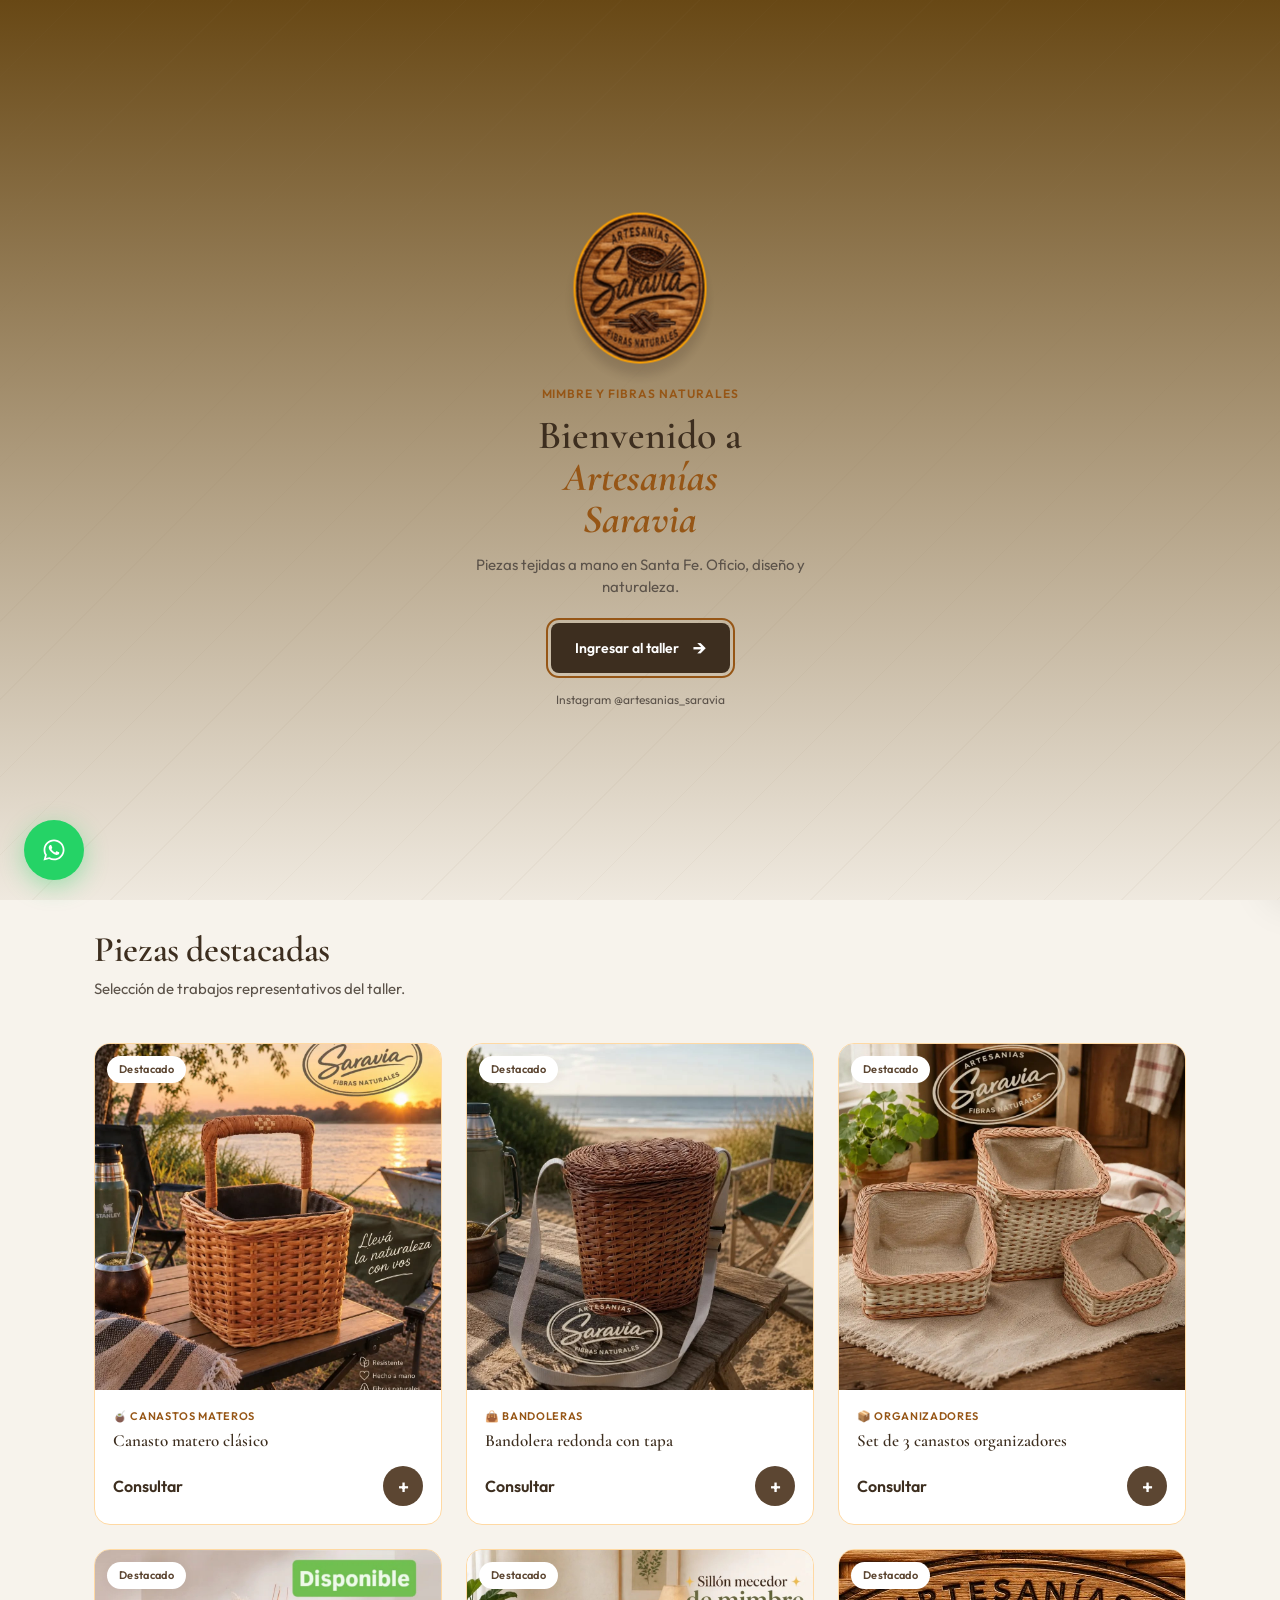
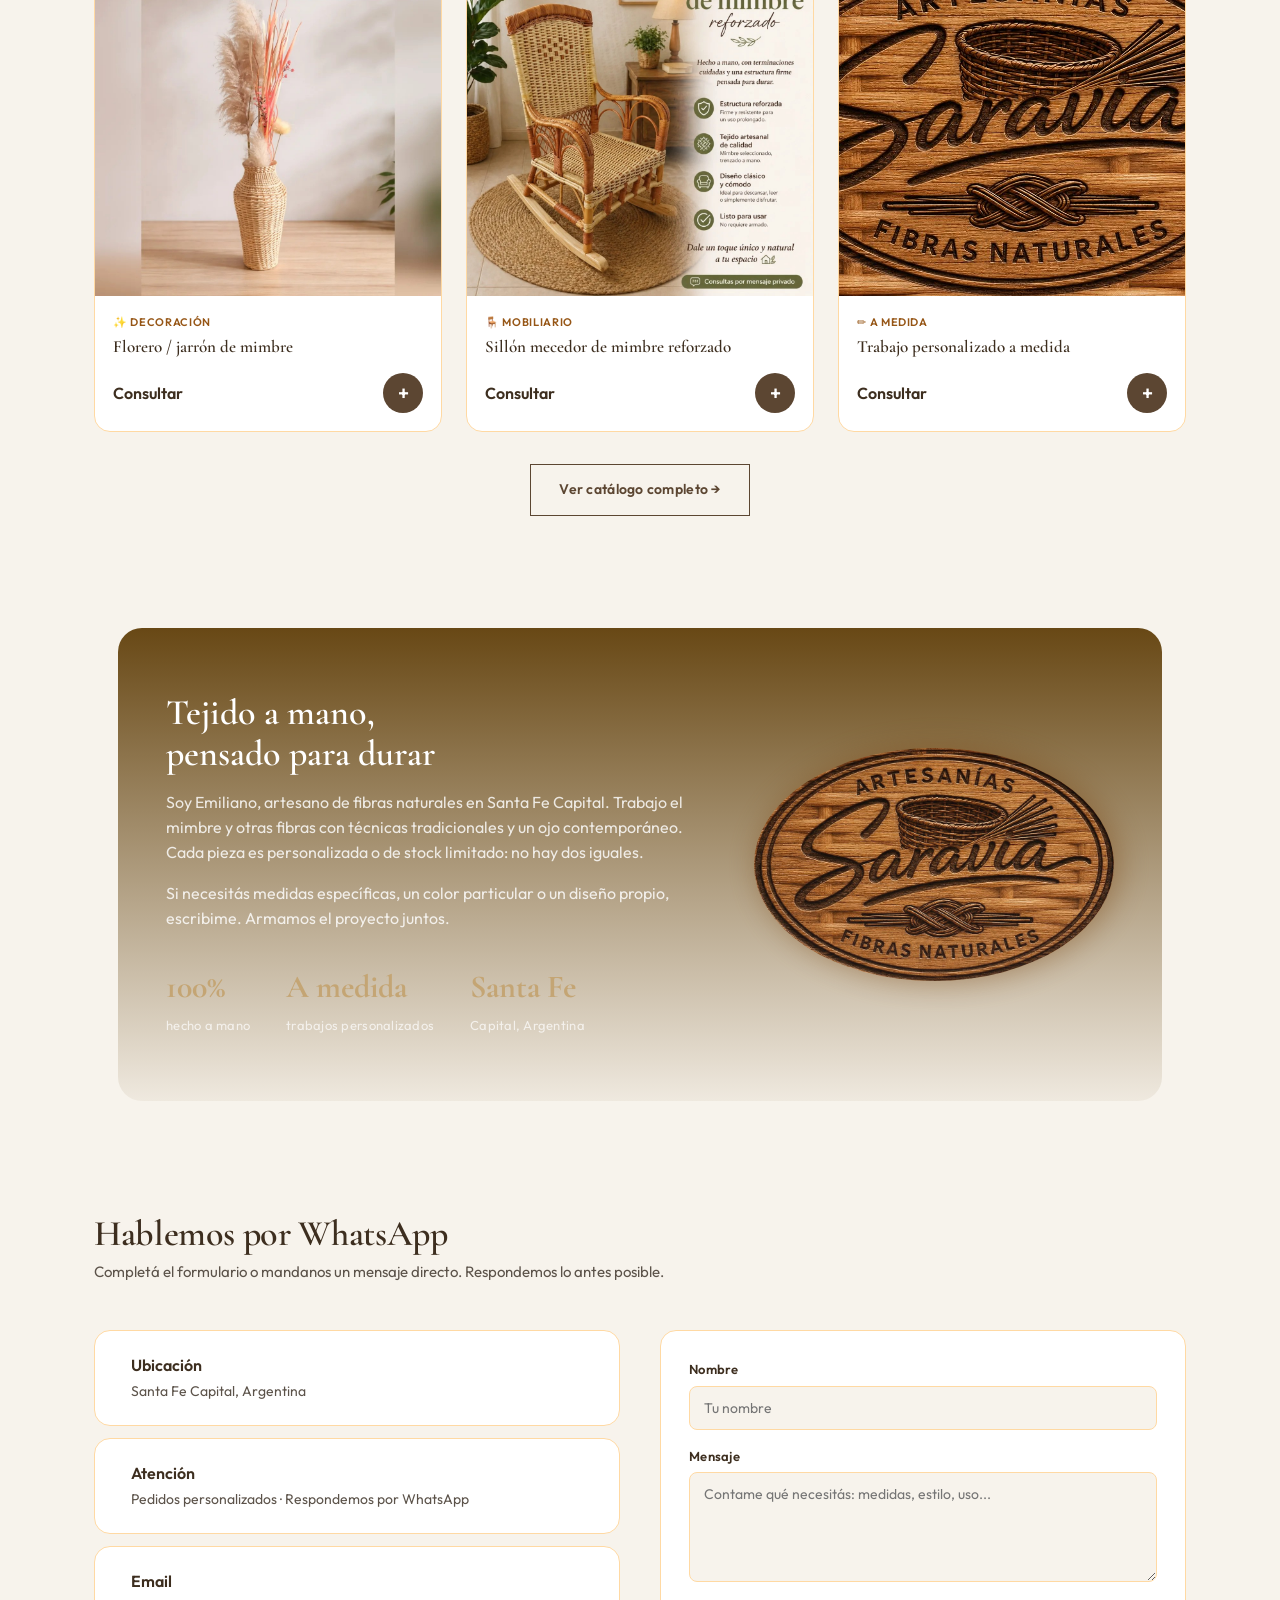
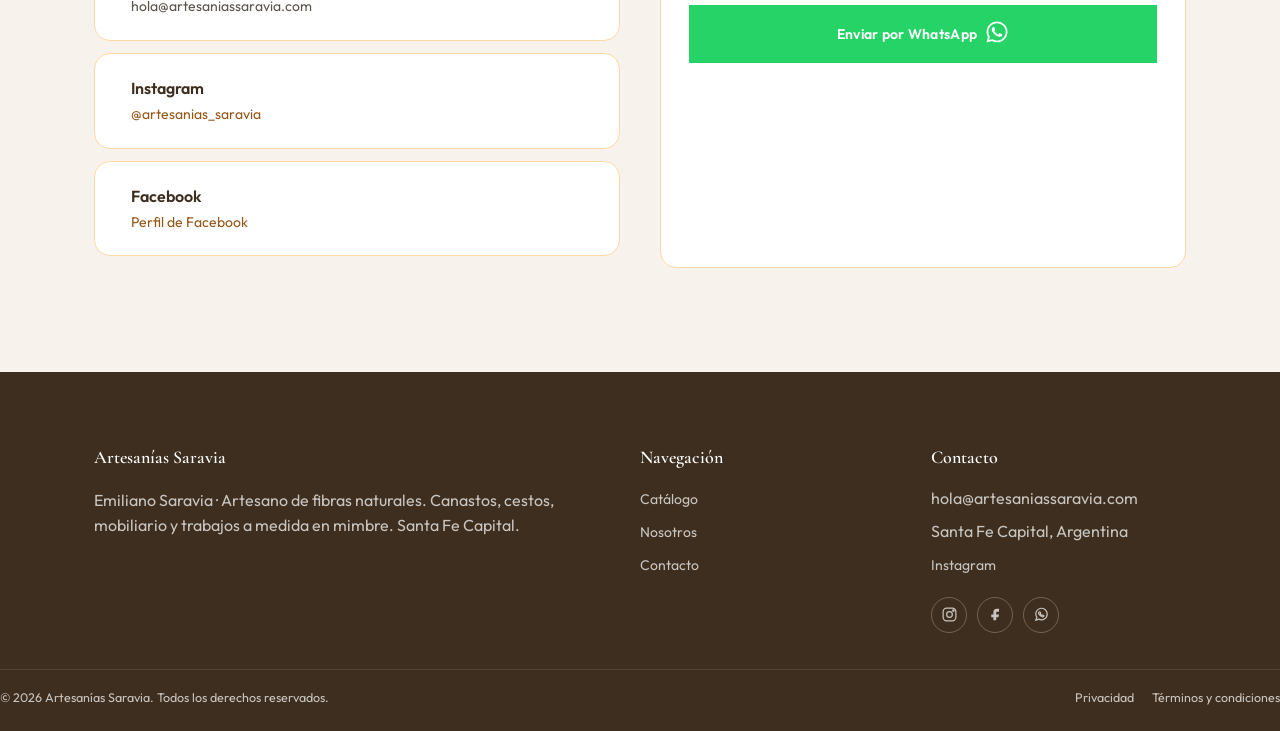
<file: index.html>
<!DOCTYPE html>
<html lang="es">
<head>
  <meta charset="UTF-8">
  <meta name="viewport" content="width=device-width, initial-scale=1.0">
  <title>Artesanías Saravia — Fibras naturales tejidas a mano</title>
  <meta name="description" content="Emiliano Saravia, artesano de fibras naturales en Santa Fe Capital. Canastos materos, bandoleras, mobiliario y trabajos personalizados en mimbre. Pedidos por WhatsApp.">
  <meta name="keywords" content="mimbre, artesanías, canastos materos, bandoleras, mimbre Santa Fe, tejidos a mano, fibras naturales, Emiliano Saravia">
  <meta name="author" content="Artesanías Saravia">
  <meta name="robots" content="index, follow">
  <link rel="canonical" href="https://artesaniassaravia.com/">
  <!-- Open Graph -->
  <meta property="og:type" content="website">
  <meta property="og:title" content="Artesanías Saravia — Mimbre y fibras naturales">
  <meta property="og:description" content="Piezas tejidas a mano en mimbre. Canastos, bandoleras, mobiliario y encargos a medida. Santa Fe Capital.">
  <meta property="og:url" content="https://artesaniassaravia.com/">
  <meta property="og:locale" content="es_AR">
  <!-- Twitter -->
  <meta name="twitter:card" content="summary_large_image">
  <meta name="twitter:title" content="Artesanías Saravia">
  <meta name="twitter:description" content="Mimbre y fibras naturales tejidas a mano en Santa Fe.">
  <link rel="stylesheet" href="./css/style.css">
  <link rel="icon" href="data:image/svg+xml,<svg xmlns='http://www.w3.org/2000/svg' viewBox='0 0 100 100'><text y='.9em' font-size='90'>🌿</text></svg>">
</head>
<body>

<div class="entry-screen" id="entry-screen" role="dialog" aria-modal="true" aria-labelledby="entry-title">
  <div class="entry-screen-content">
    <div class="entry-coin-stage" aria-hidden="true">
      <div class="entry-coin">
        <span class="entry-coin-edge"></span>
        <img class="entry-coin-face front" src="./img/logo-artesanias-saravia.png" alt="">
        <img class="entry-coin-face back" src="./img/logo-artesanias-saravia.png" alt="">
      </div>
    </div>
    <p class="entry-eyebrow">Mimbre y fibras naturales</p>
    <h1 id="entry-title">Bienvenido a <em>Artesanías Saravia</em></h1>
    <p class="entry-description">Piezas tejidas a mano en Santa Fe. Oficio, diseño y naturaleza.</p>
    <button class="entry-button" id="entry-enter" type="button">Ingresar al taller <span aria-hidden="true">→</span></button>
    <a class="entry-instagram" href="https://www.instagram.com/artesanias_saravia/" target="_blank" rel="noopener">Instagram @artesanias_saravia</a>
  </div>
</div>



<div class="topbar">
  <div class="container">
    <span id="topbar-hours">Pedidos personalizados · Respondemos por WhatsApp</span>
    <a href="https://www.instagram.com/artesanias_saravia/" target="_blank" rel="noopener">@artesanias_saravia</a>
  </div>
</div>

<header class="site-header">
  <nav class="nav container">
    <a href="#inicio" class="brand">
      <img class="brand-logo" src="./img/logo-artesanias-saravia.png" alt="Artesanías Saravia" width="42" height="42">
      <span class="brand-name" id="brand-name">Artesanías Saravia</span>
    </a>
    <ul class="nav-links" id="nav-links">
      <li><a href="#inicio">Inicio</a></li>
      <li><a href="pages/catalogo.html" data-catalog-link>Catálogo</a></li>
      <li><a href="#nosotros">Nosotros</a></li>
      <li><a href="#contacto">Contacto</a></li>
    </ul>
    <div class="nav-actions">
      <button class="icon-btn" id="cart-open-btn" aria-label="Abrir carrito">
        🛒<span class="cart-badge" id="cart-badge">0</span>
      </button>
      <button class="menu-toggle" id="menu-toggle" aria-label="Abrir menú">☰</button>
    </div>
  </nav>
</header>

<section class="hero" id="inicio">
  <div class="container">
    <div>
      <span class="hero-eyebrow">Fibras naturales · Santa Fe Capital</span>
      <h1>Donde el diseño<br>encuentra el <em>oficio</em><br>del mimbre</h1>
      <p class="lead">Soy Emiliano Saravia. Trabajo a mano piezas en mimbre y fibras naturales: canastos, cestos, mobiliario y encargos a medida. Cada tejido cuenta una historia.</p>
      <div class="hero-ctas">
        <a href="pages/catalogo.html" class="btn btn-primary" data-catalog-link>Ver catálogo</a>
        <a href="#contacto" class="btn btn-secondary">Pedí a medida</a>
      </div>
    </div>
    <div class="hero-art">
      <div class="hero-carousel" id="hero-carousel" aria-label="Productos destacados">
        <div class="hero-slides">
          <article class="hero-slide active" data-hero-product="mat-01">
            <img src="./img/canasto-matero-clasico.jpg" alt="Canasto matero clásico">
            <div class="hero-slide-caption"><span>Destacado</span><strong>Canasto matero clásico</strong></div>
          </article>
          <article class="hero-slide" data-hero-product="ban-01">
            <img src="./img/bandolera-redonda.jpg" alt="Bandolera redonda con tapa">
            <div class="hero-slide-caption"><span>Hecho a mano</span><strong>Bandolera redonda</strong></div>
          </article>
          <article class="hero-slide" data-hero-product="mob-01">
            <img src="./img/mecedor-reforzado.jpg" alt="Sillón mecedor de mimbre reforzado">
            <div class="hero-slide-caption"><span>Oficio artesanal</span><strong>Sillón mecedor</strong></div>
          </article>
        </div>
      </div>
    </div>
  </div>
</section>

<section class="categories">
  <div class="container">
    <div class="cat-scroll" id="cat-scroll">
      <button class="cat-chip active" data-cat="all">Todos</button>
    </div>
  </div>
</section>



<!-- DESTACADOS -->
<section class="section featured-section" id="destacados">
  <div class="container">
    <div class="section-head reveal">
      <div>
        <h2>Piezas destacadas</h2>
        <p>Selección de trabajos representativos del taller.</p>
      </div>
    </div>
    <div class="featured-grid" id="featured-grid">
      <!-- inyectado por JS -->
    </div>
    <div class="catalog-cta-bar">
      <a href="pages/catalogo.html" class="btn btn-secondary" data-catalog-link>Ver catálogo completo →</a>
    </div>
  </div>
</section>

<!-- CATALOG SECTION-->
<!-- <section class="section" id="catalogo">
  <div class="container">
    <div class="section-head reveal">
      <div>
        <h2>Nuestro catálogo</h2>
        <p>Piezas reales tejidas a mano. Armá tu pedido y lo cerramos por WhatsApp.</p>
      </div>
    </div>
    <div class="catalog-toolbar reveal">
      <input type="search" id="product-search" placeholder="Buscar canasto, cesto, lámpara..." autocomplete="off">
      <span id="product-count" class="product-count"></span>
    </div>
    <div id="catalog-loading" class="catalog-loading">Cargando catálogo…</div>
    <div class="grid" id="product-grid" style="display:none">
      <-- productos inyectados por JS --
    </div>
    <div class="catalog-cta-bar">
      <a href="pages/catalogo.html" class="btn btn-primary" data-catalog-link>Ver todo el catálogo</a>
    </div>
  </div>
</section> -->

<section class="section" id="nosotros">
  <div class="container">
    <div class="about reveal">
      <div class="about-inner">
        <div>
          <h2>Tejido a mano,<br>pensado para durar</h2>
          <p>Soy Emiliano, artesano de fibras naturales en Santa Fe Capital. Trabajo el mimbre y otras fibras con técnicas tradicionales y un ojo contemporáneo. Cada pieza es personalizada o de stock limitado: no hay dos iguales.</p>
          <p style="margin-top:12px">Si necesitás medidas específicas, un color particular o un diseño propio, escribime. Armamos el proyecto juntos.</p>
          <div class="stat-row">
            <div class="stat"><b>100%</b><span>hecho a mano</span></div>
            <div class="stat"><b>A medida</b><span>trabajos personalizados</span></div>
            <div class="stat"><b>Santa Fe</b><span>Capital, Argentina</span></div>
          </div>
        </div>
        <div class="about-art"><img src="./img/logo-artesanias-saravia.png" alt="Logo" class="about-logo"></div>
      </div>
    </div>
  </div>
</section>

<section class="section" id="contacto">
  <div class="container">
    <div class="section-head reveal">
      <div>
        <h2>Hablemos por WhatsApp</h2>
        <p>Completá el formulario o mandanos un mensaje directo. Respondemos lo antes posible.</p>
      </div>
    </div>
    <div class="contact-grid reveal">
      <div>
        <div class="info-card">
          <span class="ic"></span>
          <div><b>Ubicación</b><span id="contact-address">Santa Fe Capital, Argentina</span></div>
        </div>
        <div class="info-card">
          <span class="ic"></span>
          <div><b>Atención</b><span id="contact-hours">Pedidos personalizados · WhatsApp</span></div>
        </div>
        <div class="info-card">
          <span class="ic"></span>
          <div><b>Email</b><span id="contact-email">hola@artesaniassaravia.com</span></div>
        </div>
        <div class="info-card">
          <span class="ic"></span>
          <div><b>Instagram</b><span><a id="contact-ig" href="https://www.instagram.com/artesanias_saravia/" target="_blank" rel="noopener">@artesanias_saravia</a></span></div>
        </div>
        <div class="info-card">
          <span class="ic"></span>
          <div><b>Facebook</b><span><a id="contact-fb" href="https://www.facebook.com/profile.php?id=61577900293015" target="_blank" rel="noopener">Perfil de Facebook</a></span></div>
        </div>
      </div>
      <form class="form-card" id="contact-form">
        <div class="field">
          <label for="cf-name">Nombre</label>
          <input type="text" id="cf-name" required placeholder="Tu nombre">
        </div>
        <div class="field">
          <label for="cf-msg">Mensaje</label>
          <textarea id="cf-msg" required placeholder="Contame qué necesitás: medidas, estilo, uso..."></textarea>
        </div>
        <button type="submit" class="btn btn-whatsapp btn-block">Enviar por WhatsApp <div><svg xmlns="http://w3.org" viewBox="0 0 448 512" width="24" height="24" fill="currentColor">
    <path d="M380.9 97.1C339 55.1 283.2 32 223.9 32c-122.4 0-222 99.6-222 222 0 39.1 10.2 77.3 29.6 111L0 480l117.7-30.9c32.4 17.7 68.9 27 106.1 27h.1c122.3 0 224.1-99.6 224.1-222 0-59.3-25.2-115-67.1-157zm-157 341.6c-33.2 0-65.7-8.9-94-25.7l-6.7-4-69.8 18.3L72 359.2l-4.4-7c-18.5-29.4-28.2-63.3-28.2-98.2 0-101.7 82.8-184.5 184.6-184.5 49.3 0 95.6 19.2 130.4 54.1 34.8 34.9 56.2 81.2 56.1 130.5 0 101.8-84.9 184.6-186.6 184.6zm101.2-138.2c-5.5-2.8-32.8-16.2-37.9-18-5.1-1.9-8.8-2.8-12.5 2.8-3.7 5.6-14.3 18-17.6 21.8-3.2 3.7-6.5 4.2-12 1.4-32.6-16.3-54-29.1-75.5-66-5.7-9.8 5.7-9.1 16.3-30.3 1.8-3.7 .9-6.9-.5-9.7-1.4-2.8-12.5-30.1-17.1-41.2-4.5-10.8-9.1-9.3-12.5-9.5-3.2-.2-6.9-.2-10.6-.2-3.7 0-9.7 1.4-14.8 6.9-5.1 5.6-19.4 19-19.4 46.3 0 27.3 19.9 53.7 22.6 57.4 2.8 3.7 39.1 59.7 94.8 83.8 35.2 15.2 49 16.5 66.6 13.9 10.7-1.6 32.8-13.4 37.4-26.4 4.6-13 4.6-24.1 3.2-26.4-1.3-2.5-5-3.9-10.5-6.6z"/>
  </svg> </div></button>
      </form>
    </div>
  </div>
</section>

<footer>
  <div class="container footer-grid">
    <div>
      <h4 id="footer-brand">Artesanías Saravia</h4>
      <p>Emiliano Saravia · Artesano de fibras naturales. Canastos, cestos, mobiliario y trabajos a medida en mimbre. Santa Fe Capital.</p>
    </div>
    <div>
      <h4>Navegación</h4>
      <ul>
        <li><a href="pages/catalogo.html" data-catalog-link>Catálogo</a></li>
        <li><a href="#nosotros">Nosotros</a></li>
        <li><a href="#contacto">Contacto</a></li>
      </ul>
    </div>
    <div>
      <h4>Contacto</h4>
      <ul>
        <li id="footer-email">hola@artesaniassaravia.com</li>
        <li id="footer-address">Santa Fe Capital, Argentina</li>
        <li><a href="https://www.instagram.com/artesanias_saravia/" target="_blank" rel="noopener">Instagram</a></li>
      </ul>
      <div class="social-links" aria-label="Redes sociales">
        <a href="https://www.instagram.com/artesanias_saravia/" target="_blank" rel="noopener" aria-label="Instagram">
          <svg aria-hidden="true" viewBox="0 0 24 24"><rect x="3" y="3" width="18" height="18" rx="5"></rect><circle cx="12" cy="12" r="4"></circle><circle cx="17.5" cy="6.5" r="1"></circle></svg>
        </a>
        <a href="https://www.facebook.com/profile.php?id=61577900293015" target="_blank" rel="noopener" aria-label="Facebook">
          <svg aria-hidden="true" viewBox="0 0 24 24"><path d="M14 8h3V4h-3c-3.3 0-5 1.9-5 5v3H6v4h3v4h4v-4h3l1-4h-4V9c0-.7.3-1 1-1Z"></path></svg>
        </a>
        <a href="https://wa.me/5493420000000" target="_blank" rel="noopener" aria-label="WhatsApp">
          <svg aria-hidden="true" viewBox="0 0 24 24"><path d="M20 11.5a8 8 0 0 1-11.8 7L4 20l1.5-4.1A8 8 0 1 1 20 11.5Z"></path><path d="M8.5 8.5c.2-.4.4-.4.7-.4h.5c.2 0 .4.1.5.4l.6 1.4c.1.2.1.4-.1.6l-.5.6c.6 1.1 1.4 1.8 2.5 2.3l.5-.5c.2-.2.4-.2.7-.1l1.3.6c.3.1.4.3.3.6-.2.8-.8 1.3-1.6 1.3-2.1-.1-5.5-2.8-6-5.3-.1-.6.1-1.2.6-1.5Z"></path></svg>
        </a>
      </div>
    </div>
  </div>
  <div class="footer-bottom"><span>© <span id="year"></span> Artesanías Saravia. Todos los derechos reservados.</span><span class="legal-links"><a href="./privacy.html">Privacidad</a><a href="./terms.html">Términos y condiciones</a></span></div>
</footer>

<button class="fab-whatsapp" id="fab-whatsapp" aria-label="Escribinos por WhatsApp"><svg xmlns="http://w3.org" viewBox="0 0 448 512" width="24" height="24" fill="currentColor">
    <path d="M380.9 97.1C339 55.1 283.2 32 223.9 32c-122.4 0-222 99.6-222 222 0 39.1 10.2 77.3 29.6 111L0 480l117.7-30.9c32.4 17.7 68.9 27 106.1 27h.1c122.3 0 224.1-99.6 224.1-222 0-59.3-25.2-115-67.1-157zm-157 341.6c-33.2 0-65.7-8.9-94-25.7l-6.7-4-69.8 18.3L72 359.2l-4.4-7c-18.5-29.4-28.2-63.3-28.2-98.2 0-101.7 82.8-184.5 184.6-184.5 49.3 0 95.6 19.2 130.4 54.1 34.8 34.9 56.2 81.2 56.1 130.5 0 101.8-84.9 184.6-186.6 184.6zm101.2-138.2c-5.5-2.8-32.8-16.2-37.9-18-5.1-1.9-8.8-2.8-12.5 2.8-3.7 5.6-14.3 18-17.6 21.8-3.2 3.7-6.5 4.2-12 1.4-32.6-16.3-54-29.1-75.5-66-5.7-9.8 5.7-9.1 16.3-30.3 1.8-3.7 .9-6.9-.5-9.7-1.4-2.8-12.5-30.1-17.1-41.2-4.5-10.8-9.1-9.3-12.5-9.5-3.2-.2-6.9-.2-10.6-.2-3.7 0-9.7 1.4-14.8 6.9-5.1 5.6-19.4 19-19.4 46.3 0 27.3 19.9 53.7 22.6 57.4 2.8 3.7 39.1 59.7 94.8 83.8 35.2 15.2 49 16.5 66.6 13.9 10.7-1.6 32.8-13.4 37.4-26.4 4.6-13 4.6-24.1 3.2-26.4-1.3-2.5-5-3.9-10.5-6.6z"/>
  </svg></button>
<!-- <button class="fab-cart" id="fab-cart" aria-label="Abrir carrito">
  🛒<span class="cart-badge" id="cart-badge-2">0</span>
</button> -->

<div class="overlay" id="overlay"></div>
<aside class="drawer" id="cart-drawer" aria-label="Carrito de compras">
  <div class="drawer-head">
    <h3>Tu carrito</h3>
    <button class="drawer-close" id="drawer-close" aria-label="Cerrar carrito">✕</button>
  </div>
  <div class="drawer-items" id="drawer-items"></div>
  <div class="drawer-foot">
    <div class="drawer-total"><span>Total</span><span id="drawer-total">$0</span></div>
    <button class="btn btn-whatsapp btn-block" id="checkout-btn">Pedir por WhatsApp <svg xmlns="http://w3.org" viewBox="0 0 448 512" width="24" height="24" fill="currentColor">
    <path d="M380.9 97.1C339 55.1 283.2 32 223.9 32c-122.4 0-222 99.6-222 222 0 39.1 10.2 77.3 29.6 111L0 480l117.7-30.9c32.4 17.7 68.9 27 106.1 27h.1c122.3 0 224.1-99.6 224.1-222 0-59.3-25.2-115-67.1-157zm-157 341.6c-33.2 0-65.7-8.9-94-25.7l-6.7-4-69.8 18.3L72 359.2l-4.4-7c-18.5-29.4-28.2-63.3-28.2-98.2 0-101.7 82.8-184.5 184.6-184.5 49.3 0 95.6 19.2 130.4 54.1 34.8 34.9 56.2 81.2 56.1 130.5 0 101.8-84.9 184.6-186.6 184.6zm101.2-138.2c-5.5-2.8-32.8-16.2-37.9-18-5.1-1.9-8.8-2.8-12.5 2.8-3.7 5.6-14.3 18-17.6 21.8-3.2 3.7-6.5 4.2-12 1.4-32.6-16.3-54-29.1-75.5-66-5.7-9.8 5.7-9.1 16.3-30.3 1.8-3.7 .9-6.9-.5-9.7-1.4-2.8-12.5-30.1-17.1-41.2-4.5-10.8-9.1-9.3-12.5-9.5-3.2-.2-6.9-.2-10.6-.2-3.7 0-9.7 1.4-14.8 6.9-5.1 5.6-19.4 19-19.4 46.3 0 27.3 19.9 53.7 22.6 57.4 2.8 3.7 39.1 59.7 94.8 83.8 35.2 15.2 49 16.5 66.6 13.9 10.7-1.6 32.8-13.4 37.4-26.4 4.6-13 4.6-24.1 3.2-26.4-1.3-2.5-5-3.9-10.5-6.6z"/>
  </svg> </button>
  </div>
</aside>

<div class="toast" id="toast"></div>

<script src="./js/config.js"></script>
<script src="./js/store.js"></script>
<script src="./js/main.js"></script>
</body>
</html>
</file>
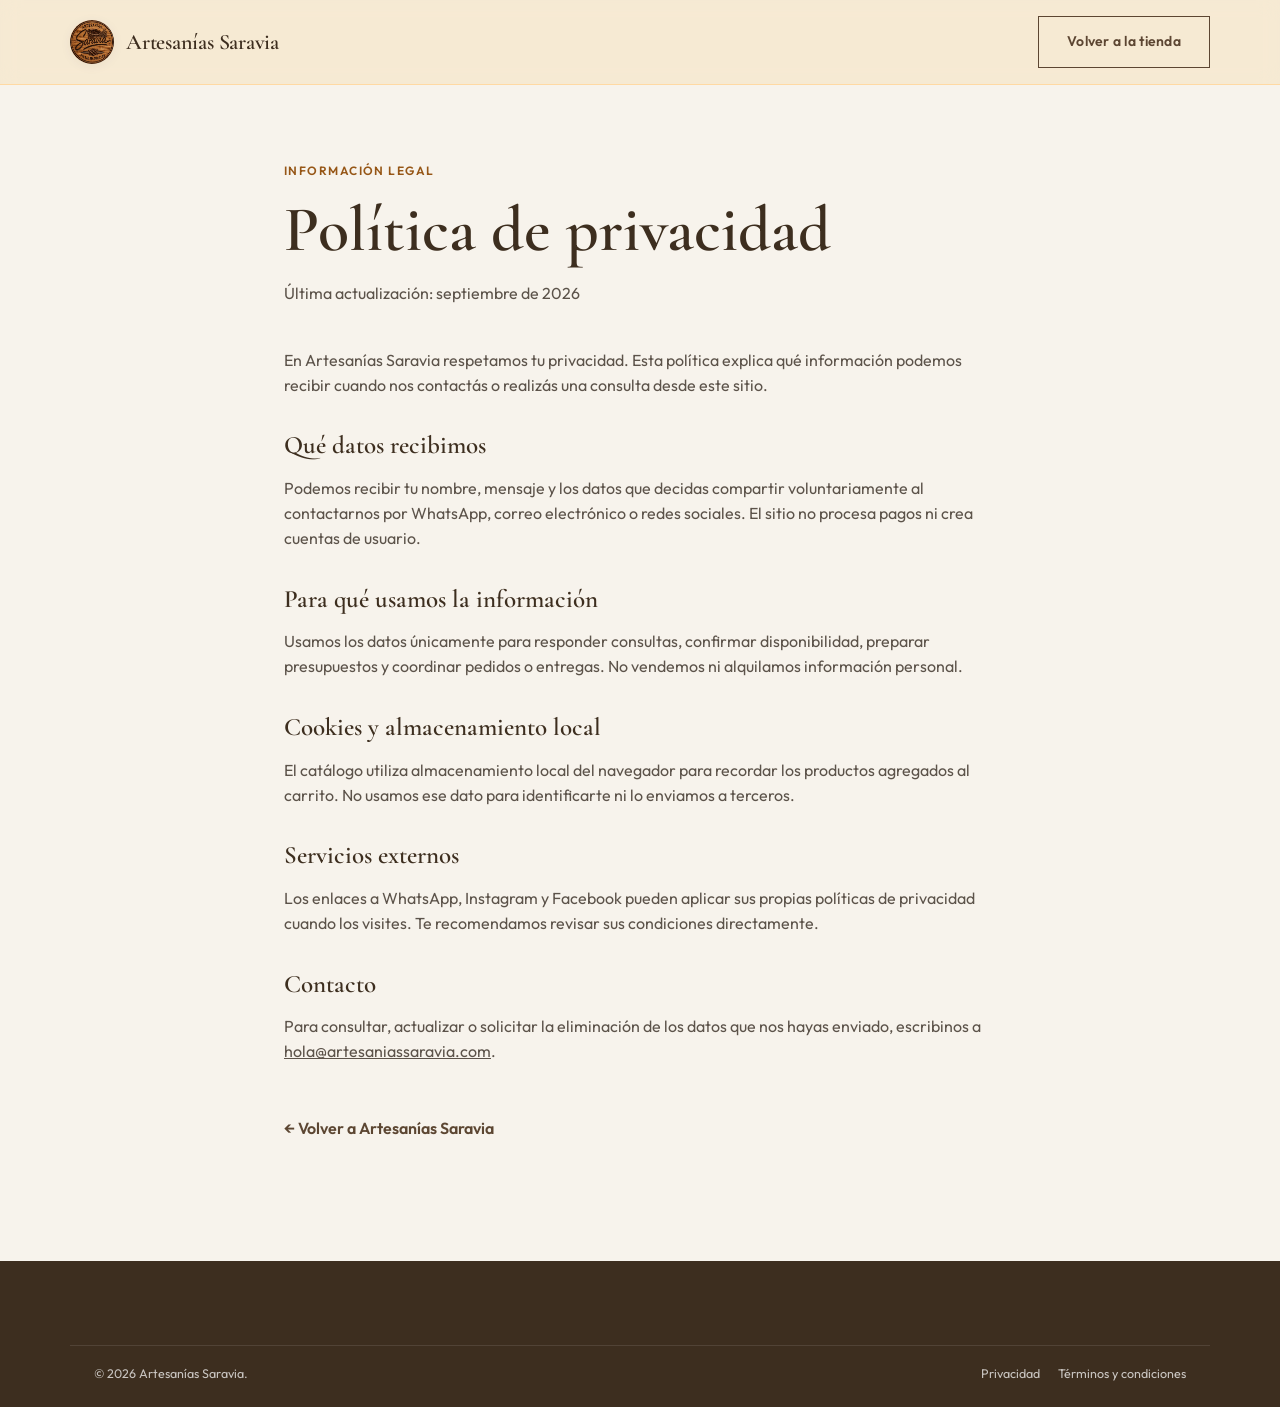
<file: privacy.html>
<!DOCTYPE html>
<html lang="es">
<head>
  <meta charset="UTF-8">
  <meta name="viewport" content="width=device-width, initial-scale=1.0">
  <title>Política de privacidad — Artesanías Saravia</title>
  <meta name="description" content="Política de privacidad de Artesanías Saravia.">
  <link rel="stylesheet" href="./css/style.css">
</head>
<body class="legal-page">
  <header class="site-header">
    <nav class="nav container">
      <a href="./index.html" class="brand">
        <img class="brand-logo" src="./img/logo-artesanias-saravia.png" alt="Artesanías Saravia" width="42" height="42">
        <span class="brand-name">Artesanías Saravia</span>
      </a>
      <a class="btn btn-secondary" href="./index.html">Volver a la tienda</a>
    </nav>
  </header>
  <main class="legal-main">
    <div class="container legal-content">
      <span class="legal-kicker">Información legal</span>
      <h1>Política de privacidad</h1>
      <p class="legal-updated">Última actualización: septiembre de 2026</p>
      <p>En Artesanías Saravia respetamos tu privacidad. Esta política explica qué información podemos recibir cuando nos contactás o realizás una consulta desde este sitio.</p>
      <h2>Qué datos recibimos</h2>
      <p>Podemos recibir tu nombre, mensaje y los datos que decidas compartir voluntariamente al contactarnos por WhatsApp, correo electrónico o redes sociales. El sitio no procesa pagos ni crea cuentas de usuario.</p>
      <h2>Para qué usamos la información</h2>
      <p>Usamos los datos únicamente para responder consultas, confirmar disponibilidad, preparar presupuestos y coordinar pedidos o entregas. No vendemos ni alquilamos información personal.</p>
      <h2>Cookies y almacenamiento local</h2>
      <p>El catálogo utiliza almacenamiento local del navegador para recordar los productos agregados al carrito. No usamos ese dato para identificarte ni lo enviamos a terceros.</p>
      <h2>Servicios externos</h2>
      <p>Los enlaces a WhatsApp, Instagram y Facebook pueden aplicar sus propias políticas de privacidad cuando los visites. Te recomendamos revisar sus condiciones directamente.</p>
      <h2>Contacto</h2>
      <p>Para consultar, actualizar o solicitar la eliminación de los datos que nos hayas enviado, escribinos a <a href="mailto:hola@artesaniassaravia.com">hola@artesaniassaravia.com</a>.</p>
      <a class="legal-back" href="./index.html">← Volver a Artesanías Saravia</a>
    </div>
  </main>
  <footer><div class="footer-bottom container"><span>© <span id="year">2026</span> Artesanías Saravia.</span><span class="legal-links"><a href="./privacy.html">Privacidad</a><a href="./terms.html">Términos y condiciones</a></span></div></footer>
</body>
</html>
</file>
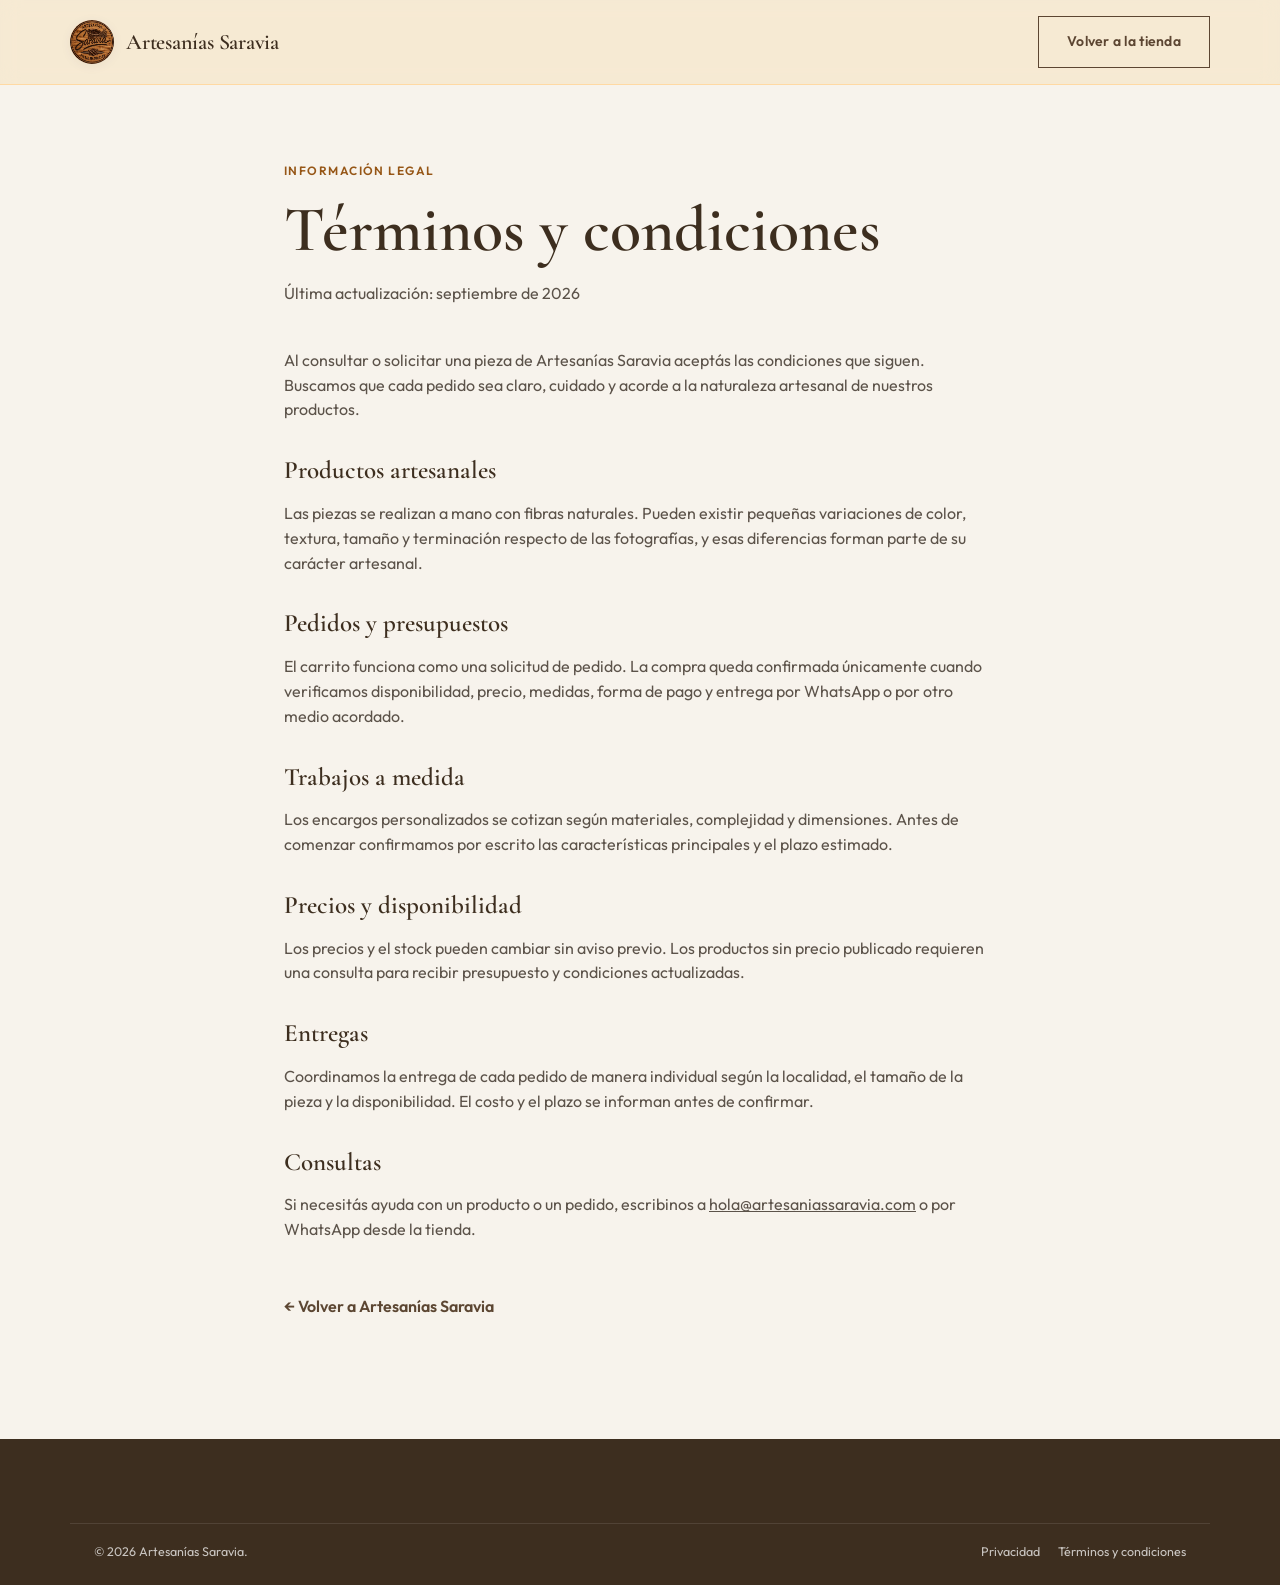
<file: terms.html>
<!DOCTYPE html>
<html lang="es">
<head>
  <meta charset="UTF-8">
  <meta name="viewport" content="width=device-width, initial-scale=1.0">
  <title>Términos y condiciones — Artesanías Saravia</title>
  <meta name="description" content="Términos y condiciones de compra de Artesanías Saravia.">
  <link rel="stylesheet" href="./css/style.css">
</head>
<body class="legal-page">
  <header class="site-header">
    <nav class="nav container">
      <a href="./index.html" class="brand">
        <img class="brand-logo" src="./img/logo-artesanias-saravia.png" alt="Artesanías Saravia" width="42" height="42">
        <span class="brand-name">Artesanías Saravia</span>
      </a>
      <a class="btn btn-secondary" href="./index.html">Volver a la tienda</a>
    </nav>
  </header>
  <main class="legal-main">
    <div class="container legal-content">
      <span class="legal-kicker">Información legal</span>
      <h1>Términos y condiciones</h1>
      <p class="legal-updated">Última actualización: septiembre de 2026</p>
      <p>Al consultar o solicitar una pieza de Artesanías Saravia aceptás las condiciones que siguen. Buscamos que cada pedido sea claro, cuidado y acorde a la naturaleza artesanal de nuestros productos.</p>
      <h2>Productos artesanales</h2>
      <p>Las piezas se realizan a mano con fibras naturales. Pueden existir pequeñas variaciones de color, textura, tamaño y terminación respecto de las fotografías, y esas diferencias forman parte de su carácter artesanal.</p>
      <h2>Pedidos y presupuestos</h2>
      <p>El carrito funciona como una solicitud de pedido. La compra queda confirmada únicamente cuando verificamos disponibilidad, precio, medidas, forma de pago y entrega por WhatsApp o por otro medio acordado.</p>
      <h2>Trabajos a medida</h2>
      <p>Los encargos personalizados se cotizan según materiales, complejidad y dimensiones. Antes de comenzar confirmamos por escrito las características principales y el plazo estimado.</p>
      <h2>Precios y disponibilidad</h2>
      <p>Los precios y el stock pueden cambiar sin aviso previo. Los productos sin precio publicado requieren una consulta para recibir presupuesto y condiciones actualizadas.</p>
      <h2>Entregas</h2>
      <p>Coordinamos la entrega de cada pedido de manera individual según la localidad, el tamaño de la pieza y la disponibilidad. El costo y el plazo se informan antes de confirmar.</p>
      <h2>Consultas</h2>
      <p>Si necesitás ayuda con un producto o un pedido, escribinos a <a href="mailto:hola@artesaniassaravia.com">hola@artesaniassaravia.com</a> o por WhatsApp desde la tienda.</p>
      <a class="legal-back" href="./index.html">← Volver a Artesanías Saravia</a>
    </div>
  </main>
  <footer><div class="footer-bottom container"><span>© <span id="year">2026</span> Artesanías Saravia.</span><span class="legal-links"><a href="./privacy.html">Privacidad</a><a href="./terms.html">Términos y condiciones</a></span></div></footer>
</body>
</html>
</file>
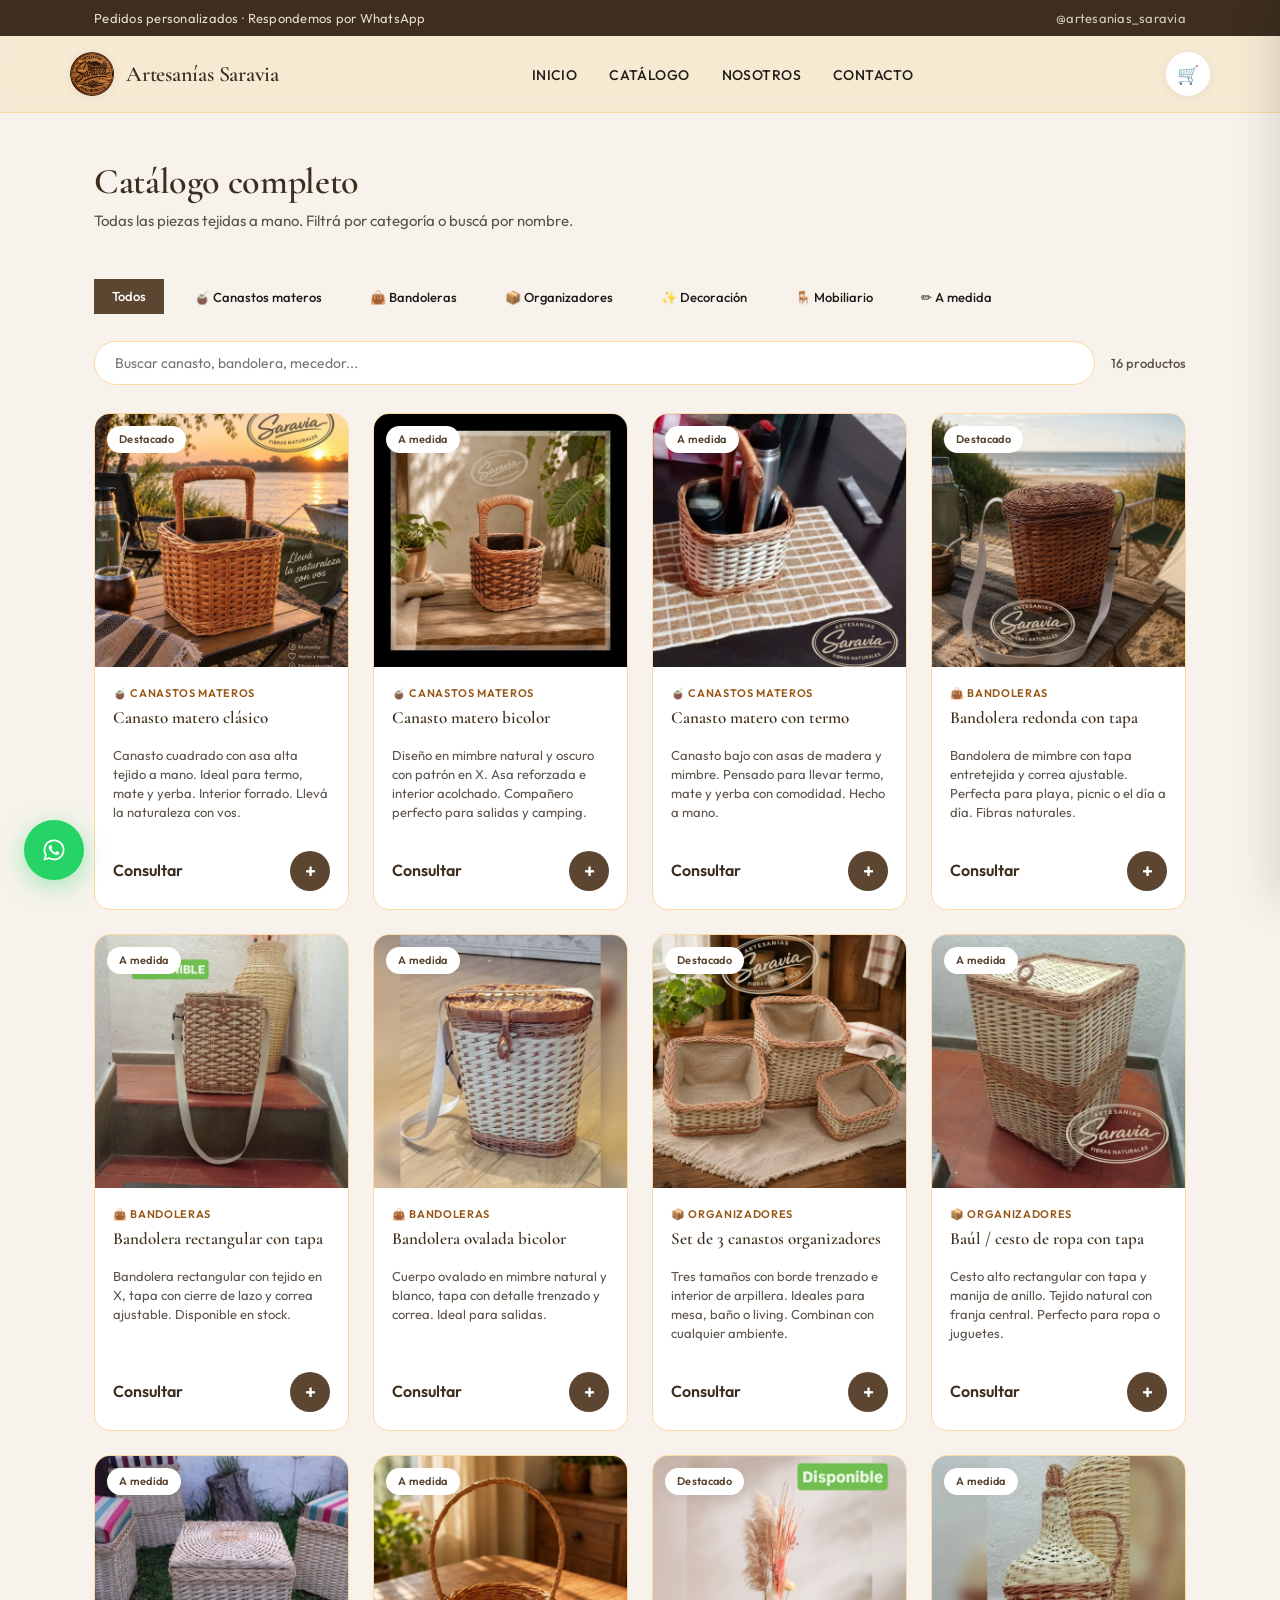
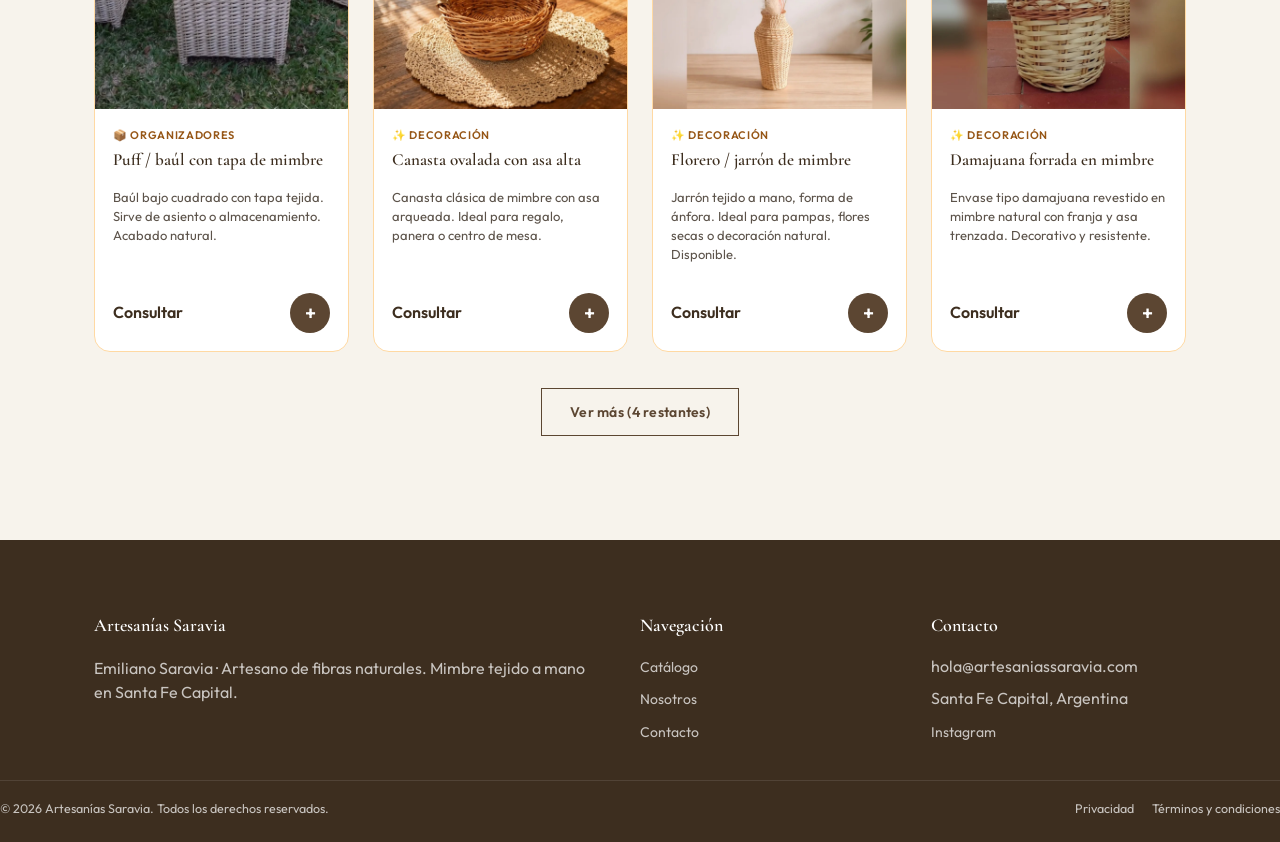
<file: pages/catalogo.html>
<!DOCTYPE html>
<html lang="es">
<head>
  <meta charset="UTF-8">
  <meta name="viewport" content="width=device-width, initial-scale=1.0">
  <title>Catálogo — Artesanías Saravia</title>
  <meta name="description" content="Catálogo completo de piezas en mimbre y fibras naturales: canastos materos, bandoleras, organizadores, decoración y mobiliario. Pedidos por WhatsApp.">
  <meta name="robots" content="index, follow">
  <link rel="canonical" href="https://artesaniassaravia.com/pages/catalogo.html">
  <link rel="stylesheet" href="../css/style.css">
  <link rel="icon" href="data:image/svg+xml,<svg xmlns='http://www.w3.org/2000/svg' viewBox='0 0 100 100'><text y='.9em' font-size='90'>🌿</text></svg>">
</head>
<body data-keep-title="1">

<div class="topbar">
  <div class="container">
    <span id="topbar-hours">Pedidos personalizados · Respondemos por WhatsApp</span>
    <a href="https://www.instagram.com/artesanias_saravia/" target="_blank" rel="noopener">@artesanias_saravia</a>
  </div>
</div>

<header class="site-header">
  <nav class="nav container">
    <a href="../index.html" class="brand">
      <img class="brand-logo" src="../img/logo-artesanias-saravia.png" alt="Artesanías Saravia" width="42" height="42">
      <span class="brand-name" id="brand-name">Artesanías Saravia</span>
    </a>
    <ul class="nav-links" id="nav-links">
      <li><a href="../index.html">Inicio</a></li>
      <li><a href="catalogo.html" class="active">Catálogo</a></li>
      <li><a href="../index.html#nosotros">Nosotros</a></li>
      <li><a href="../index.html#contacto">Contacto</a></li>
    </ul>
    <div class="nav-actions">
      <button class="icon-btn" id="cart-open-btn" aria-label="Abrir carrito">
        🛒<span class="cart-badge" id="cart-badge">0</span>
      </button>
      <button class="menu-toggle" id="menu-toggle" aria-label="Abrir menú">☰</button>
    </div>
  </nav>
</header>

<section class="section" style="padding-top:48px">
  <div class="container">
    <div class="section-head reveal in">
      <div>
        <h2>Catálogo completo</h2>
        <p>Todas las piezas tejidas a mano. Filtrá por categoría o buscá por nombre.</p>
      </div>
    </div>

    <div class="categories" style="padding:0;margin-bottom:20px">
      <div class="cat-scroll" id="cat-scroll">
        <button class="cat-chip active" data-cat="all">Todos</button>
      </div>
    </div>

    <div class="catalog-toolbar reveal in">
      <input type="search" id="product-search" placeholder="Buscar canasto, bandolera, mecedor..." autocomplete="off">
      <span id="product-count" class="product-count"></span>
    </div>

    <div id="catalog-loading" class="catalog-loading">Cargando catálogo…</div>
    <div class="grid" id="product-grid" style="display:none">
      <!-- productos inyectados por JS -->
    </div>
  </div>
</section>

<footer>
  <div class="container footer-grid">
    <div>
      <h4 id="footer-brand">Artesanías Saravia</h4>
      <p>Emiliano Saravia · Artesano de fibras naturales. Mimbre tejido a mano en Santa Fe Capital.</p>
    </div>
    <div>
      <h4>Navegación</h4>
      <ul>
        <li><a href="catalogo.html">Catálogo</a></li>
        <li><a href="../index.html#nosotros">Nosotros</a></li>
        <li><a href="../index.html#contacto">Contacto</a></li>
      </ul>
    </div>
    <div>
      <h4>Contacto</h4>
      <ul>
        <li id="footer-email">—</li>
        <li id="footer-address">—</li>
        <li><a href="https://www.instagram.com/artesanias_saravia/" target="_blank" rel="noopener">Instagram</a></li>
      </ul>
    </div>
  </div>
  <div class="footer-bottom">
    <span>© <span id="year"></span> Artesanías Saravia. Todos los derechos reservados.</span>
    <span class="legal-links"><a href="../privacy.html">Privacidad</a><a href="../terms.html">Términos y condiciones</a></span>
  </div>
</footer>

<button class="fab-whatsapp" id="fab-whatsapp" aria-label="Escribinos por WhatsApp"><svg xmlns="http://w3.org" viewBox="0 0 448 512" width="24" height="24" fill="currentColor">
    <path d="M380.9 97.1C339 55.1 283.2 32 223.9 32c-122.4 0-222 99.6-222 222 0 39.1 10.2 77.3 29.6 111L0 480l117.7-30.9c32.4 17.7 68.9 27 106.1 27h.1c122.3 0 224.1-99.6 224.1-222 0-59.3-25.2-115-67.1-157zm-157 341.6c-33.2 0-65.7-8.9-94-25.7l-6.7-4-69.8 18.3L72 359.2l-4.4-7c-18.5-29.4-28.2-63.3-28.2-98.2 0-101.7 82.8-184.5 184.6-184.5 49.3 0 95.6 19.2 130.4 54.1 34.8 34.9 56.2 81.2 56.1 130.5 0 101.8-84.9 184.6-186.6 184.6zm101.2-138.2c-5.5-2.8-32.8-16.2-37.9-18-5.1-1.9-8.8-2.8-12.5 2.8-3.7 5.6-14.3 18-17.6 21.8-3.2 3.7-6.5 4.2-12 1.4-32.6-16.3-54-29.1-75.5-66-5.7-9.8 5.7-9.1 16.3-30.3 1.8-3.7 .9-6.9-.5-9.7-1.4-2.8-12.5-30.1-17.1-41.2-4.5-10.8-9.1-9.3-12.5-9.5-3.2-.2-6.9-.2-10.6-.2-3.7 0-9.7 1.4-14.8 6.9-5.1 5.6-19.4 19-19.4 46.3 0 27.3 19.9 53.7 22.6 57.4 2.8 3.7 39.1 59.7 94.8 83.8 35.2 15.2 49 16.5 66.6 13.9 10.7-1.6 32.8-13.4 37.4-26.4 4.6-13 4.6-24.1 3.2-26.4-1.3-2.5-5-3.9-10.5-6.6z"/>
  </svg></button>
<!-- <button class="fab-cart" id="fab-cart" aria-label="Abrir carrito">
  🛒<span class="cart-badge" id="cart-badge-2">0</span>
</button> -->

<div class="overlay" id="overlay"></div>
<aside class="drawer" id="cart-drawer" aria-label="Carrito de compras">
  <div class="drawer-head">
    <h3>Tu carrito</h3>
    <button class="drawer-close" id="drawer-close" aria-label="Cerrar carrito">✕</button>
  </div>
  <div class="drawer-items" id="drawer-items"></div>
  <div class="drawer-foot">
    <div class="drawer-total"><span>Total</span><span id="drawer-total">$0</span></div>
    <button class="btn btn-whatsapp btn-block" id="checkout-btn">Pedir por WhatsApp <div><svg xmlns="http://w3.org" viewBox="0 0 448 512" width="24" height="24" fill="currentColor">
    <path d="M380.9 97.1C339 55.1 283.2 32 223.9 32c-122.4 0-222 99.6-222 222 0 39.1 10.2 77.3 29.6 111L0 480l117.7-30.9c32.4 17.7 68.9 27 106.1 27h.1c122.3 0 224.1-99.6 224.1-222 0-59.3-25.2-115-67.1-157zm-157 341.6c-33.2 0-65.7-8.9-94-25.7l-6.7-4-69.8 18.3L72 359.2l-4.4-7c-18.5-29.4-28.2-63.3-28.2-98.2 0-101.7 82.8-184.5 184.6-184.5 49.3 0 95.6 19.2 130.4 54.1 34.8 34.9 56.2 81.2 56.1 130.5 0 101.8-84.9 184.6-186.6 184.6zm101.2-138.2c-5.5-2.8-32.8-16.2-37.9-18-5.1-1.9-8.8-2.8-12.5 2.8-3.7 5.6-14.3 18-17.6 21.8-3.2 3.7-6.5 4.2-12 1.4-32.6-16.3-54-29.1-75.5-66-5.7-9.8 5.7-9.1 16.3-30.3 1.8-3.7 .9-6.9-.5-9.7-1.4-2.8-12.5-30.1-17.1-41.2-4.5-10.8-9.1-9.3-12.5-9.5-3.2-.2-6.9-.2-10.6-.2-3.7 0-9.7 1.4-14.8 6.9-5.1 5.6-19.4 19-19.4 46.3 0 27.3 19.9 53.7 22.6 57.4 2.8 3.7 39.1 59.7 94.8 83.8 35.2 15.2 49 16.5 66.6 13.9 10.7-1.6 32.8-13.4 37.4-26.4 4.6-13 4.6-24.1 3.2-26.4-1.3-2.5-5-3.9-10.5-6.6z"/>
  </svg> </div></button>
  </div>
</aside>

<div class="toast" id="toast"></div>

<script src="../js/config.js"></script>
<script src="../js/store.js"></script>
<script src="../js/main.js"></script>
</body>
</html>
</file>
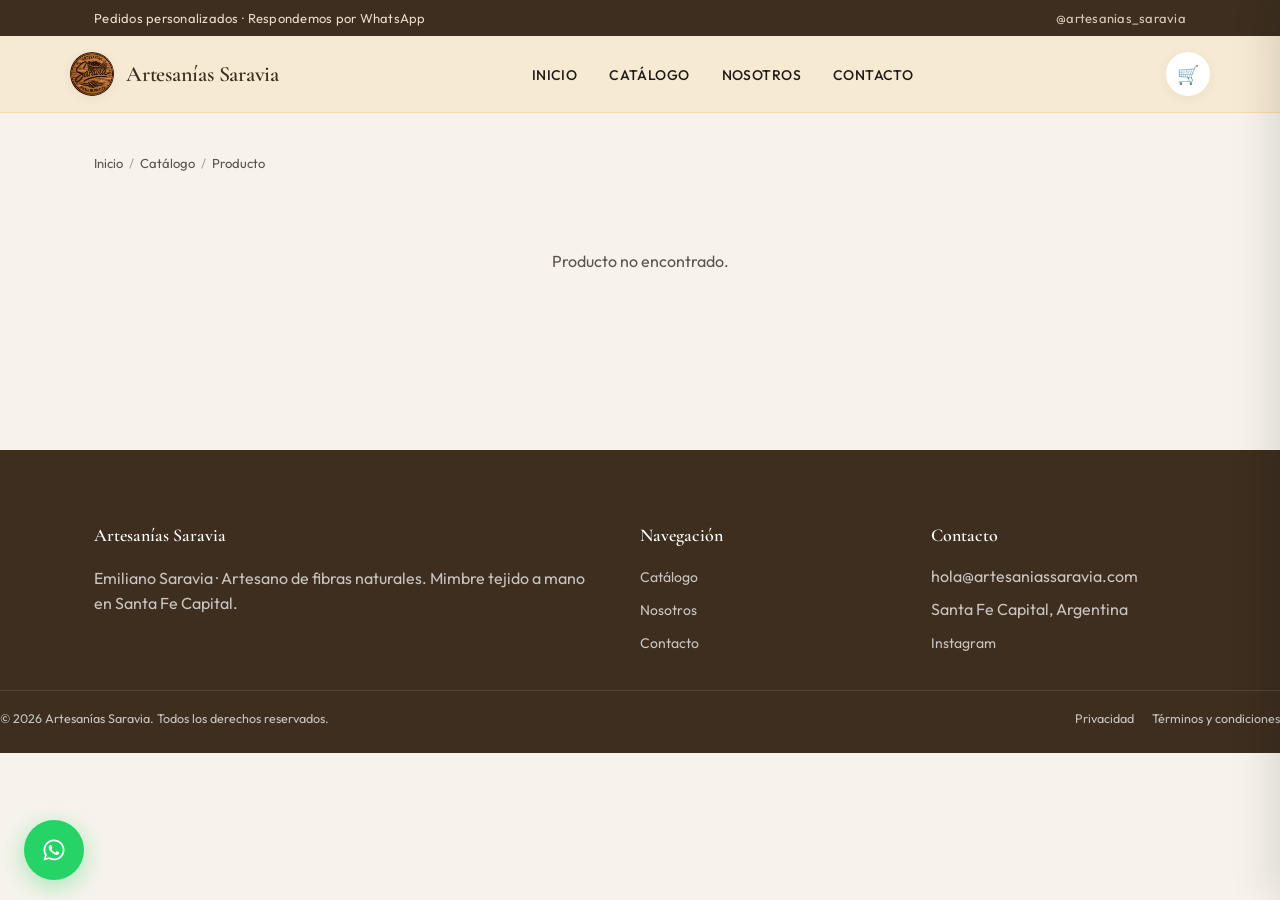
<file: pages/producto.html>
<!DOCTYPE html>
<html lang="es">
<head>
  <meta charset="UTF-8">
  <meta name="viewport" content="width=device-width, initial-scale=1.0">
  <title>Producto — Artesanías Saravia</title>
  <meta name="description" content="Detalle de pieza en mimbre y fibras naturales. Artesanías Saravia, Santa Fe.">
  <meta name="robots" content="index, follow">
  <link rel="stylesheet" href="../css/style.css">
  <link rel="icon" href="data:image/svg+xml,<svg xmlns='http://www.w3.org/2000/svg' viewBox='0 0 100 100'><text y='.9em' font-size='90'>🌿</text></svg>">
</head>
<body>

<div class="topbar">
  <div class="container">
    <span id="topbar-hours">Pedidos personalizados · Respondemos por WhatsApp</span>
    <a href="https://www.instagram.com/artesanias_saravia/" target="_blank" rel="noopener">@artesanias_saravia</a>
  </div>
</div>

<header class="site-header">
  <nav class="nav container">
    <a href="../index.html" class="brand">
      <img class="brand-logo" src="../img/logo-artesanias-saravia.png" alt="Artesanías Saravia" width="42" height="42">
      <span class="brand-name" id="brand-name">Artesanías Saravia</span>
    </a>
    <ul class="nav-links" id="nav-links">
      <li><a href="../index.html">Inicio</a></li>
      <li><a href="catalogo.html" class="active">Catálogo</a></li>
      <li><a href="../index.html#nosotros">Nosotros</a></li>
      <li><a href="../index.html#contacto">Contacto</a></li>
    </ul>
    <div class="nav-actions">
      <button class="icon-btn" id="cart-open-btn" aria-label="Abrir carrito">
        🛒<span class="cart-badge" id="cart-badge">0</span>
      </button>
      <button class="menu-toggle" id="menu-toggle" aria-label="Abrir menú">☰</button>
    </div>
  </nav>
</header>

<main class="pdp">
  <div class="container">
    <nav class="pdp-breadcrumb" id="pdp-breadcrumb" aria-label="Breadcrumb">
      <a href="../index.html">Inicio</a>
      <span class="sep">/</span>
      <a href="catalogo.html">Catálogo</a>
      <span class="sep">/</span>
      <span id="bc-name">Producto</span>
    </nav>

    <div id="pdp-loading" class="catalog-loading">Cargando producto…</div>
    <div id="pdp-root" style="display:none"></div>

    <section class="pdp-related" id="pdp-related" style="display:none">
      <h2>También te puede interesar</h2>
      <div class="grid" id="related-grid"></div>
    </section>
  </div>
</main>

<footer>
  <div class="container footer-grid">
    <div>
      <h4 id="footer-brand">Artesanías Saravia</h4>
      <p>Emiliano Saravia · Artesano de fibras naturales. Mimbre tejido a mano en Santa Fe Capital.</p>
    </div>
    <div>
      <h4>Navegación</h4>
      <ul>
        <li><a href="catalogo.html">Catálogo</a></li>
        <li><a href="../index.html#nosotros">Nosotros</a></li>
        <li><a href="../index.html#contacto">Contacto</a></li>
      </ul>
    </div>
    <div>
      <h4>Contacto</h4>
      <ul>
        <li id="footer-email">—</li>
        <li id="footer-address">—</li>
        <li><a href="https://www.instagram.com/artesanias_saravia/" target="_blank" rel="noopener">Instagram</a></li>
      </ul>
    </div>
  </div>
  <div class="footer-bottom">
    <span>© <span id="year"></span> Artesanías Saravia. Todos los derechos reservados.</span>
    <span class="legal-links"><a href="../privacy.html">Privacidad</a><a href="../terms.html">Términos y condiciones</a></span>
  </div>
</footer>

<button class="fab-whatsapp" id="fab-whatsapp" aria-label="Escribinos por WhatsApp"><svg xmlns="http://w3.org" viewBox="0 0 448 512" width="24" height="24" fill="currentColor">
    <path d="M380.9 97.1C339 55.1 283.2 32 223.9 32c-122.4 0-222 99.6-222 222 0 39.1 10.2 77.3 29.6 111L0 480l117.7-30.9c32.4 17.7 68.9 27 106.1 27h.1c122.3 0 224.1-99.6 224.1-222 0-59.3-25.2-115-67.1-157zm-157 341.6c-33.2 0-65.7-8.9-94-25.7l-6.7-4-69.8 18.3L72 359.2l-4.4-7c-18.5-29.4-28.2-63.3-28.2-98.2 0-101.7 82.8-184.5 184.6-184.5 49.3 0 95.6 19.2 130.4 54.1 34.8 34.9 56.2 81.2 56.1 130.5 0 101.8-84.9 184.6-186.6 184.6zm101.2-138.2c-5.5-2.8-32.8-16.2-37.9-18-5.1-1.9-8.8-2.8-12.5 2.8-3.7 5.6-14.3 18-17.6 21.8-3.2 3.7-6.5 4.2-12 1.4-32.6-16.3-54-29.1-75.5-66-5.7-9.8 5.7-9.1 16.3-30.3 1.8-3.7 .9-6.9-.5-9.7-1.4-2.8-12.5-30.1-17.1-41.2-4.5-10.8-9.1-9.3-12.5-9.5-3.2-.2-6.9-.2-10.6-.2-3.7 0-9.7 1.4-14.8 6.9-5.1 5.6-19.4 19-19.4 46.3 0 27.3 19.9 53.7 22.6 57.4 2.8 3.7 39.1 59.7 94.8 83.8 35.2 15.2 49 16.5 66.6 13.9 10.7-1.6 32.8-13.4 37.4-26.4 4.6-13 4.6-24.1 3.2-26.4-1.3-2.5-5-3.9-10.5-6.6z"/>
  </svg></button>
<!-- <button class="fab-cart" id="fab-cart" aria-label="Abrir carrito">
  🛒<span class="cart-badge" id="cart-badge-2">0</span>
</button> -->

<div class="overlay" id="overlay"></div>
<aside class="drawer" id="cart-drawer" aria-label="Carrito de compras">
  <div class="drawer-head">
    <h3>Tu carrito</h3>
    <button class="drawer-close" id="drawer-close" aria-label="Cerrar carrito">✕</button>
  </div>
  <div class="drawer-items" id="drawer-items"></div>
  <div class="drawer-foot">
    <div class="drawer-total"><span>Total</span><span id="drawer-total">$0</span></div>
    <button class="btn btn-whatsapp btn-block" id="checkout-btn">Pedir por WhatsApp <div><svg xmlns="http://w3.org" viewBox="0 0 448 512" width="24" height="24" fill="currentColor">
    <path d="M380.9 97.1C339 55.1 283.2 32 223.9 32c-122.4 0-222 99.6-222 222 0 39.1 10.2 77.3 29.6 111L0 480l117.7-30.9c32.4 17.7 68.9 27 106.1 27h.1c122.3 0 224.1-99.6 224.1-222 0-59.3-25.2-115-67.1-157zm-157 341.6c-33.2 0-65.7-8.9-94-25.7l-6.7-4-69.8 18.3L72 359.2l-4.4-7c-18.5-29.4-28.2-63.3-28.2-98.2 0-101.7 82.8-184.5 184.6-184.5 49.3 0 95.6 19.2 130.4 54.1 34.8 34.9 56.2 81.2 56.1 130.5 0 101.8-84.9 184.6-186.6 184.6zm101.2-138.2c-5.5-2.8-32.8-16.2-37.9-18-5.1-1.9-8.8-2.8-12.5 2.8-3.7 5.6-14.3 18-17.6 21.8-3.2 3.7-6.5 4.2-12 1.4-32.6-16.3-54-29.1-75.5-66-5.7-9.8 5.7-9.1 16.3-30.3 1.8-3.7 .9-6.9-.5-9.7-1.4-2.8-12.5-30.1-17.1-41.2-4.5-10.8-9.1-9.3-12.5-9.5-3.2-.2-6.9-.2-10.6-.2-3.7 0-9.7 1.4-14.8 6.9-5.1 5.6-19.4 19-19.4 46.3 0 27.3 19.9 53.7 22.6 57.4 2.8 3.7 39.1 59.7 94.8 83.8 35.2 15.2 49 16.5 66.6 13.9 10.7-1.6 32.8-13.4 37.4-26.4 4.6-13 4.6-24.1 3.2-26.4-1.3-2.5-5-3.9-10.5-6.6z"/>
  </svg> </div></button>
  </div>
</aside>

<div class="toast" id="toast"></div>

<script src="../js/config.js"></script>
<script src="../js/store.js"></script>
<script src="../js/product.js"></script>
</body>
</html>
</file>
<file: css/style.css>
@import url('https://fonts.googleapis.com/css2?family=Cormorant+Garamond:ital,wght@0,400;0,500;0,600;0,700;1,400&family=Outfit:wght@300;400;500;600;700&display=swap');

:root {
  /* Paleta natural de mimbre + lujo limpio estilo Bell Vita */
  --wicker-900: #3D2E1F;
  --wicker-700: #5C4632;
  --wicker-500: #8B7355;
  --wicker-300: #C4A574;
  --sand: #E8DCC8;
  --cream: #F7F3EC;
  --cream-2: #EFE9DF;
  --ink: #1F1A16;
  --ink-soft: #5C534A;
  --line: #ffd9a3;
  --white: #FFFFFF;
  --sage: #6B7F6A;
  --accent: #965616;
  --whatsapp: #25D366;

  --radius-sm: 8px;
  --radius-md: 16px;
  --radius-lg: 24px;
  --shadow-sm: 0 2px 12px rgba(61, 46, 31, 0.06);
  --shadow-md: 0 16px 40px rgba(61, 46, 31, 0.12);
  --ease: cubic-bezier(0.22, 1, 0.36, 1);
}

* { box-sizing: border-box; }
html { scroll-behavior: smooth; }

@media (prefers-reduced-motion: reduce) {
  html { scroll-behavior: auto; }
  *, *::before, *::after { animation-duration: 0.001ms !important; transition-duration: 0.001ms !important; }
}

body {
  margin: 0;
  font-family: 'Outfit', system-ui, sans-serif;
  background: var(--cream);
  color: var(--ink);
  line-height: 1.55;
  -webkit-font-smoothing: antialiased;
}

h1, h2, h3, .display {
  font-family: 'Cormorant Garamond', Georgia, serif;
  color: var(--wicker-900);
  line-height: 1.15;
  margin: 0;
  font-weight: 600;
}

a { color: inherit; }
img { max-width: 100%; display: block; }
button { font-family: inherit; cursor: pointer; }

.container { width: 100%; max-width: 1140px; margin: 0 auto; padding: 0 24px; }

a:focus-visible, button:focus-visible, input:focus-visible, textarea:focus-visible {
  outline: 2px solid var(--accent);
  outline-offset: 3px;
}

/* ---------- Top bar ---------- */
.topbar {
  background: var(--wicker-900);
  color: var(--sand);
  font-size: 13px;
  letter-spacing: 0.02em;
}
.topbar .container {
  display: flex;
  justify-content: space-between;
  align-items: center;
  padding-top: 8px;
  padding-bottom: 8px;
  gap: 12px;
  flex-wrap: wrap;
}
.topbar a { text-decoration: none; opacity: 0.9; }
.topbar a:hover { opacity: 1; text-decoration: underline; }

/* ---------- Header ---------- */
header.site-header {
  position: sticky;
  top: 0;
  z-index: 40;
background: rgb(245 219 174 / 40%);
  backdrop-filter: blur(10px);
  border-bottom: 1px solid var(--line);
}
.nav {
  display: flex;
  align-items: center;
  justify-content: space-between;
  padding: 16px 0;
}
.brand {
  display: flex;
  align-items: center;
  gap: 12px;
  text-decoration: none;
}
.brand-mark {
  width: 42px;
  height: 42px;
  border-radius: 50%;
  background: var(--wicker-700);
  display: flex;
  align-items: center;
  justify-content: center;
  font-size: 18px;
  flex-shrink: 0;
  color: var(--cream);
}
.brand-name {
  font-family: 'Cormorant Garamond', serif;
  font-weight: 600;
  font-size: 22px;
  color: var(--wicker-900);
  letter-spacing: -0.01em;
}

.nav-links {
  display: flex;
  gap: 32px;
  list-style: none;
  margin: 0;
  padding: 0;
}
.nav-links a {
  text-decoration: none;
  font-weight: 500;
  font-size: 14px;
  color: var(--ink);
  letter-spacing: 0.03em;
  text-transform: uppercase;
  position: relative;
  padding-bottom: 4px;
}
.nav-links a::after {
  content: "";
  position: absolute;
  left: 0;
  bottom: 0;
  height: 1.5px;
  width: 0;
  background: var(--accent);
  transition: width 0.3s var(--ease);
}
.nav-links a:hover::after { width: 100%; }

.nav-actions { display: flex; align-items: center; gap: 12px; }
.icon-btn {
  border: none;
  background: var(--white);
  width: 44px;
  height: 44px;
  border-radius: 50%;
  display: flex;
  align-items: center;
  justify-content: center;
  font-size: 18px;
  box-shadow: var(--shadow-sm);
  position: relative;
  transition: transform 0.25s var(--ease);
}
.icon-btn:hover { transform: translateY(-2px); }
.cart-badge {
  position: absolute;
  top: -4px;
  right: -4px;
  background: var(--accent);
  color: white;
  font-size: 11px;
  font-weight: 700;
  width: 18px;
  height: 18px;
  border-radius: 50%;
  display: flex;
  align-items: center;
  justify-content: center;
  transform: scale(0);
  transition: transform 0.25s var(--ease);
}
.cart-badge.show { transform: scale(1); }

.menu-toggle {
  display: none;
  background: none;
  border: none;
  font-size: 26px;
  color: var(--wicker-900);
}

/* ---------- Hero (estilo Bell Vita: limpio, tipografía elegante) ---------- */
.hero {
  padding: 72px 0 80px;
  overflow: hidden;
  position: relative;
background: linear-gradient(180deg, #684815 0%, var(--cream-2) 100%);
}
.hero .container {
  display: grid;
  grid-template-columns: 1.15fr 0.85fr;
  gap: 56px;
  align-items: center;
}
.hero-eyebrow {
  display: inline-flex;
  align-items: center;
  gap: 8px;
  background: var(--white);
  border: 1px solid var(--line);
  color: var(--wicker-700);
  font-weight: 500;
  font-size: 12px;
  letter-spacing: 0.08em;
  text-transform: uppercase;
  padding: 8px 16px;
  border-radius: 100px;
  margin-bottom: 20px;
  opacity: 0;
  animation: fadeUp 0.7s var(--ease) forwards;
}
.hero h1 {
  font-size: clamp(36px, 5.2vw, 58px);
  font-weight: 600;
  letter-spacing: -0.02em;
  opacity: 0;
  animation: fadeUp 0.7s var(--ease) 0.1s forwards;
}
.hero h1 em {
font-style: italic;
    color: #a7621c;
    font-weight: 800;
    text-shadow: 2px 0px 15px var(--cream);
}
.hero p.lead {
  margin-top: 20px;
  font-size: 17px;
  color: var(--ink-soft);
  max-width: 42ch;
  font-weight: 400;
  opacity: 0;
  animation: fadeUp 0.7s var(--ease) 0.2s forwards;
}
.hero-ctas {
  display: flex;
  gap: 14px;
  margin-top: 32px;
  flex-wrap: wrap;
  opacity: 0;
  animation: fadeUp 0.7s var(--ease) 0.3s forwards;
}

.btn {
  display: inline-flex;
  align-items: center;
  gap: 8px;
  padding: 14px 28px;
  font-weight: 600;
  font-size: 14px;
  letter-spacing: 0.02em;
  border: 1.5px solid transparent;
  text-decoration: none;
  transition: transform 0.25s var(--ease), box-shadow 0.25s var(--ease), background 0.25s;
}
.btn-primary {
  background: var(--wicker-900);
  color: var(--cream);
  box-shadow: var(--shadow-sm);
}
.btn-primary:hover {
  transform: translateY(-2px);
  box-shadow: var(--shadow-md);
  background: var(--wicker-700);
}
.btn-secondary {
  background: transparent;
  border-color: var(--wicker-700);
  color: var(--wicker-700);
}
.btn-secondary:hover {
  background: var(--wicker-700);
  color: var(--cream);
  transform: translateY(-2px);
}
.btn-whatsapp {
  background: var(--whatsapp);
  color: white;
}
.btn-whatsapp:hover {
  background: #1DA851;
  transform: translateY(-2px);
  box-shadow: var(--shadow-md);
}
.btn-block { width: 100%; justify-content: center; }
.btn[disabled] { opacity: 0.5; cursor: not-allowed; transform: none !important; }

.hero-art {
  position: relative;
  display: flex;
  align-items: center;
  justify-content: center;
  opacity: 0;
  animation: fadeIn 1s var(--ease) 0.2s forwards;
  background: transparent !important;
}
.hero-carousel {
  width: min(100%, 440px);
  position: relative;
}
.hero-slides {
  position: relative;
  aspect-ratio: 4 / 5;
  overflow: hidden;
  border-radius: var(--radius-lg);
  background: var(--cream-2);
  box-shadow: 18px 20px 0 rgba(107, 127, 106, 0.28), var(--shadow-md);
}
.hero-slide {
  position: absolute;
  inset: 0;
  opacity: 0;
  visibility: hidden;
  transform: scale(1.04);
  transition: opacity 0.55s ease, transform 0.8s var(--ease), visibility 0.55s;
}
.hero-slide.active { opacity: 1; visibility: visible; transform: scale(1); }
.hero-slide img { width: 100%; height: 100%; object-fit: cover; }
.hero-slide::after {
  content: "";
  position: absolute;
  inset: 45% 0 0;
  background: linear-gradient(transparent, rgba(31, 26, 22, 0.7));
}
.hero-slide-caption {
  position: absolute;
  z-index: 1;
  left: 24px;
  right: 24px;
  bottom: 24px;
  color: white;
}
.hero-slide-caption span {
  display: block;
  font-size: 11px;
  letter-spacing: 0.12em;
  text-transform: uppercase;
  opacity: 0.78;
}
.hero-slide-caption strong {
  display: block;
  margin-top: 4px;
  font: 600 27px/1.05 'Cormorant Garamond', serif;
}
.hero-carousel-controls {
  display: none;
}
.hero-art .hero-icon {
  font-size: 100px;
  opacity: 0.9;
  animation: floatSlow 6s ease-in-out infinite;
}
.hero-art::before,
.hero-art::after {
  content: "";
  position: absolute;
  border-radius: 50%;
  background: rgba(255, 255, 255, 0.06);
}
.hero-art::before { width: 200px; height: 200px; top: -50px; right: -50px; }
.hero-art::after { width: 140px; height: 140px; bottom: -30px; left: -20px; }

@keyframes fadeUp {
  from { opacity: 0; transform: translateY(20px); }
  to { opacity: 1; transform: translateY(0); }
}
@keyframes fadeIn {
  from { opacity: 0; }
  to { opacity: 1; }
}
@keyframes floatSlow {
  0%, 100% { transform: translateY(0); }
  50% { transform: translateY(-12px); }
}

/* ---------- Categories ---------- */
.categories { padding: 12px 0 48px; }
.cat-scroll {
  display: flex;
  gap: 12px;
  overflow-x: auto;
  padding-bottom: 6px;
  scrollbar-width: thin;
}
.cat-chip {
  flex: 0 0 auto;
  display: flex;
  align-items: center;
  gap: 8px;
  background: transparent;
  border:none;

  padding: 10px 18px;
  font-weight: 500;
  font-size: 13px;
  color: var(--ink);
  transition: all 0.45s var(--ease);
  white-space: nowrap;
}
.cat-chip:hover,
.cat-chip.active {
  border-color: var(--wicker-700);
  background: var(--wicker-700);
  color: white;
  transform: translateY(-1px);
}
.cat-chip .emoji { font-size: 16px; }

/* ---------- Sections ---------- */
.section { padding: 56px 0; }
.section-head {
  display: flex;
  align-items: flex-end;
  justify-content: space-between;
  margin-bottom: 32px;
  gap: 16px;
  flex-wrap: wrap;
}
.section-head h2 {
  font-size: clamp(28px, 3.5vw, 36px);
  letter-spacing: -0.01em;
}
.section-head p {
  color: var(--ink-soft);
  margin-top: 6px;
  font-size: 15px;
}

.reveal {
  opacity: 0;
  transform: translateY(24px);
  transition: opacity 0.7s var(--ease), transform 0.7s var(--ease);
}
.reveal.in {
  opacity: 1;
  transform: translateY(0);
}

/* ---------- Product grid ---------- */
.catalog-toolbar {
  display: flex;
  align-items: center;
  gap: 16px;
  margin-bottom: 28px;
  flex-wrap: wrap;
}
.catalog-toolbar input[type="search"] {
  flex: 1;
  min-width: 200px;
  border: 1.5px solid var(--line);
  border-radius: 100px;
  padding: 12px 20px;
  font-family: inherit;
  font-size: 14px;
  background: var(--white);
  transition: border-color 0.2s, box-shadow 0.2s;
}
.catalog-toolbar input:focus {
  border-color: var(--wicker-500);
  box-shadow: 0 0 0 4px rgba(139, 115, 85, 0.12);
  outline: none;
}
.product-count {
  font-size: 13px;
  color: var(--ink-soft);
  font-weight: 500;
}

.grid {
  display: grid;
  grid-template-columns: repeat(4, 1fr);
  gap: 24px;
}
@media (max-width: 980px) { .grid { grid-template-columns: repeat(2, 1fr); } }
@media (max-width: 560px) { .grid { grid-template-columns: 1fr 1fr; gap: 14px; } }

.card {
  background: var(--white);
  border-radius: var(--radius-md);
  overflow: hidden;
  border: 1px solid var(--line);
  transition: transform 0.3s var(--ease), box-shadow 0.3s var(--ease);
  display: flex;
  flex-direction: column;
}
.card:hover {
  transform: translateY(-6px);
  box-shadow: var(--shadow-md);
}
.card-media {
  position: relative;
  aspect-ratio: 1/1;
  overflow: hidden;
  background: var(--cream-2);
}
.card-media img {
  width: 100%;
  height: 100%;
  object-fit: cover;
  transition: transform 0.5s var(--ease);
}
.card:hover .card-media img { transform: scale(1.05); }
.badge-stock {
  position: absolute;
  top: 12px;
  left: 12px;
  background: white;
  font-size: 11px;
  font-weight: 600;
  letter-spacing: 0.03em;
  padding: 5px 12px;
  border-radius: 100px;
  color: var(--wicker-700);
  box-shadow: var(--shadow-sm);
}
.badge-out {
  background: #c45c4a;
  color: white;
}
.card-body {
  padding: 18px;
  display: flex;
  flex-direction: column;
  gap: 6px;
  flex: 1;
}
.card-cat {
  font-size: 11px;
  font-weight: 600;
  text-transform: uppercase;
  letter-spacing: 0.06em;
  color: var(--accent);
}
.card-title {
  font-size: 17px;
  font-weight: 600;
  color: var(--wicker-900);
  font-family: 'Cormorant Garamond', serif;
}
.card-desc {
  font-size: 13px;
  color: var(--ink-soft);
  flex: 1;
  line-height: 1.45;
}
.card-footer {
  display: flex;
  align-items: center;
  justify-content: space-between;
  margin-top: 10px;
}
.card-price {
  font-family: 'Outfit', sans-serif;
  font-weight: 600;
  font-size: 16px;
  color: var(--wicker-900);
}
.add-btn {
  border: none;
  background: var(--wicker-700);
  color: white;
  font-weight: 600;
  width: 40px;
  height: 40px;
  border-radius: 50%;
  font-size: 20px;
  transition: transform 0.2s var(--ease), background 0.2s;
  display: flex;
  align-items: center;
  justify-content: center;
}
.add-btn:hover {
  background: var(--wicker-900);
  transform: rotate(90deg);
}
.add-btn[disabled] {
  background: var(--line);
  color: var(--ink-soft);
}
.add-btn[disabled]:hover { transform: none; }

.catalog-loading {
  text-align: center;
  padding: 48px;
  color: var(--ink-soft);
}

/* ---------- About ---------- */
.about {
  background: linear-gradient(180deg, #684815 0%, var(--cream-2) 100%);
  color: white;
  border-radius: var(--radius-lg);
  margin: 0 24px;
  padding: 64px 48px;
}
.about-inner {
  max-width: 1140px;
  margin: 0 auto;
  display: grid;
  grid-template-columns: 1.2fr 0.8fr;
  gap: 48px;
  align-items: center;
}
.about h2 { color: white; font-size: clamp(28px, 3.5vw, 36px); }
.about p {
  color: rgba(255, 255, 255, 0.82);
  margin-top: 16px;
  font-size: 16px;
  max-width: 48ch;
}
.stat-row {
  display: flex;
  gap: 36px;
  margin-top: 32px;
  flex-wrap: wrap;
}
.stat b {
  font-family: 'Cormorant Garamond', serif;
  font-size: 32px;
  display: block;
  color: var(--wicker-300);
}
.stat span {
  font-size: 13px;
  color: rgba(255, 255, 255, 0.7);
  letter-spacing: 0.02em;
}
.about-art {
  font-size: 90px;
  text-align: center;
  opacity: 0.9;
  animation: floatSlow 7s ease-in-out infinite;
}
@media (max-width: 860px) {
  .about-inner { grid-template-columns: 1fr; }
  .about-art { order: -1; font-size: 64px; }
  .about { padding: 48px 28px; }
}

/* ---------- Contact ---------- */
.contact-grid {
  display: grid;
  grid-template-columns: 1fr 1fr;
  gap: 40px;
}
@media (max-width: 860px) { .contact-grid { grid-template-columns: 1fr; } }

.info-card {
  background: var(--white);
  border: 1px solid var(--line);
  border-radius: var(--radius-md);
  padding: 22px;
  display: flex;
  gap: 14px;
  margin-bottom: 12px;
  align-items: flex-start;
}
.info-card .ic { font-size: 20px; }
.info-card b { display: block; color: var(--wicker-900); font-weight: 600; }
.info-card span { color: var(--ink-soft); font-size: 14px; }
.info-card a { color: var(--accent); text-decoration: none; }
.info-card a:hover { text-decoration: underline; }

.form-card {
  background: var(--white);
  border: 1px solid var(--line);
  border-radius: var(--radius-md);
  padding: 28px;
}
.field { margin-bottom: 16px; }
.field label {
  display: block;
  font-weight: 600;
  font-size: 13px;
  margin-bottom: 6px;
  color: var(--wicker-900);
  letter-spacing: 0.02em;
}
.field input,
.field textarea {
  width: 100%;
  border: 1.5px solid var(--line);
  border-radius: var(--radius-sm);
  padding: 12px 14px;
  font-family: inherit;
  font-size: 14px;
  transition: border-color 0.2s, box-shadow 0.2s;
  background: var(--cream);
}
.field input:focus,
.field textarea:focus {
  border-color: var(--wicker-500);
  box-shadow: 0 0 0 4px rgba(139, 115, 85, 0.12);
  outline: none;
}
.field textarea { min-height: 110px; resize: vertical; }

/* ---------- Footer ---------- */
footer {
  background: var(--wicker-900);
  color: rgba(255, 255, 255, 0.72);
  padding: 48px 0 24px;
  margin-top: 48px;
}
.footer-grid {
  display: grid;
  grid-template-columns: 2fr 1fr 1fr;
  gap: 36px;
}
@media (max-width: 760px) { .footer-grid { grid-template-columns: 1fr; } }
footer h4 {
  color: white;
  font-family: 'Cormorant Garamond', serif;
  font-size: 18px;
  margin-bottom: 14px;
  font-weight: 600;
}
footer ul {
  list-style: none;
  padding: 0;
  margin: 0;
  display: flex;
  flex-direction: column;
  gap: 8px;
}
footer a {
  text-decoration: none;
  font-size: 14px;
}
footer a:hover {
  text-decoration: underline;
  color: white;
}
.footer-bottom {
  display: flex;
  justify-content: space-between;
  align-items: center;
  gap: 18px;
  flex-wrap: wrap;
  font-size: 12.5px;
  margin-top: 36px;
  border-top: 1px solid rgba(255, 255, 255, 0.1);
  padding-top: 18px;
}
.legal-links { display: flex; gap: 18px; }
.legal-links a { font-size: 12.5px; }
.social-links { display: flex; gap: 10px; margin-top: 20px; }
.social-links a {
  width: 36px;
  height: 36px;
  display: grid;
  place-items: center;
  border: 1px solid rgba(255, 255, 255, 0.25);
  border-radius: 50%;
  transition: background 0.2s, border-color 0.2s, transform 0.2s;
}
.social-links a:hover { background: var(--accent); border-color: var(--accent); transform: translateY(-2px); }
.social-links svg { width: 17px; height: 17px; fill: none; stroke: currentColor; stroke-width: 1.7; }
.social-links a:nth-child(2) svg { fill: currentColor; stroke: none; }
.social-links a:nth-child(3) svg path:first-child { fill: none; }

/* ---------- Floating buttons ---------- */
.fab-whatsapp {
  position: fixed;
  bottom: 24px;
  left: 24px;
  z-index: 50;
  background: var(--whatsapp);
  color: white;
  width: 58px;
  height: 58px;
  border-radius: 50%;
  display: flex;
  align-items: center;
  justify-content: center;
  font-size: 28px;
  border: none;
  box-shadow: 0 6px 24px rgba(37, 211, 102, 0.4);
  transition: transform 0.25s var(--ease);
}
.fab-whatsapp:hover { transform: scale(1.08); }

.fab-cart {
  position: fixed;
  bottom: 24px;
  right: 24px;
  z-index: 50;
  background: var(--wicker-900);
  color: white;
  width: 58px;
  height: 58px;
  border-radius: 50%;
  display: flex;
  align-items: center;
  justify-content: center;
  font-size: 22px;
  border: none;
  box-shadow: var(--shadow-md);
  position: fixed;
  transition: transform 0.25s var(--ease);
}
.fab-cart:hover { transform: scale(1.08); }
.fab-cart .cart-badge {
  top: 6px;
  right: 6px;
}

/* ---------- Drawer / Cart ---------- */
.overlay {
  position: fixed;
  inset: 0;
  background: rgba(31, 26, 22, 0.4);
  z-index: 60;
  opacity: 0;
  visibility: hidden;
  transition: opacity 0.3s, visibility 0.3s;
}
.overlay.open {
  opacity: 1;
  visibility: visible;
}
.drawer {
  position: fixed;
  top: 0;
  right: 0;
  width: min(400px, 100vw);
  height: 100%;
  background: var(--cream);
  z-index: 70;
  display: flex;
  flex-direction: column;
  transform: translateX(100%);
  transition: transform 0.35s var(--ease);
  box-shadow: -8px 0 40px rgba(0, 0, 0, 0.12);
}
.drawer.open { transform: translateX(0); }
.drawer-head {
  display: flex;
  align-items: center;
  justify-content: space-between;
  padding: 20px 24px;
  border-bottom: 1px solid var(--line);
}
.drawer-head h3 {
  font-size: 22px;
  margin: 0;
}
.drawer-close {
  background: none;
  border: none;
  font-size: 22px;
  color: var(--ink-soft);
  width: 40px;
  height: 40px;
  border-radius: 50%;
  display: flex;
  align-items: center;
  justify-content: center;
}
.drawer-close:hover { background: var(--cream-2); }
.drawer-items {
  flex: 1;
  overflow-y: auto;
  padding: 16px 24px;
}
.drawer-empty {
  text-align: center;
  padding: 48px 16px;
  color: var(--ink-soft);
  font-size: 15px;
}
.drawer-empty .emoji { font-size: 36px; display: block; margin-bottom: 12px; }
.cart-item {
  display: flex;
  gap: 14px;
  padding: 14px 0;
  border-bottom: 1px solid var(--line);
}
.cart-item img {
  width: 64px;
  height: 64px;
  object-fit: cover;
  border-radius: var(--radius-sm);
  background: var(--cream-2);
}
.ci-info { flex: 1; }
.ci-title { font-weight: 600; font-size: 14px; color: var(--wicker-900); }
.ci-price { font-size: 13px; color: var(--ink-soft); margin-top: 2px; }
.qty-control {
  display: flex;
  align-items: center;
  gap: 8px;
  margin-top: 8px;
}
.qty-control button {
  width: 28px;
  height: 28px;
  border: 1px solid var(--line);
  background: var(--white);
  border-radius: 6px;
  font-size: 14px;
  display: flex;
  align-items: center;
  justify-content: center;
}
.qty-control button:hover { background: var(--cream-2); }
.qty-control .remove-item {
  margin-left: auto;
  border: none;
  background: none;
  color: #c45c4a;
  font-size: 12px;
  width: auto;
  height: auto;
  padding: 4px 8px;
}
.drawer-foot {
  padding: 20px 24px;
  border-top: 1px solid var(--line);
  background: var(--white);
}
.drawer-total {
  display: flex;
  justify-content: space-between;
  font-weight: 600;
  font-size: 16px;
  margin-bottom: 14px;
  color: var(--wicker-900);
}

/* ---------- Toast ---------- */
.toast {
  position: fixed;
  bottom: 100px;
  left: 50%;
  transform: translateX(-50%) translateY(20px);
  background: var(--wicker-900);
  color: white;
  padding: 12px 24px;
  border-radius: 100px;
  font-size: 14px;
  font-weight: 500;
  z-index: 100;
  opacity: 0;
  visibility: hidden;
  transition: opacity 0.3s, transform 0.3s, visibility 0.3s;
  box-shadow: var(--shadow-md);
}
.toast.show {
  opacity: 1;
  visibility: visible;
  transform: translateX(-50%) translateY(0);
}

/* ---------- Legal pages ---------- */
.legal-page { min-height: 100vh; display: flex; flex-direction: column; }
.legal-main { flex: 1; padding: 72px 0; }
.legal-content { max-width: 760px; }
.legal-kicker { color: var(--accent); text-transform: uppercase; letter-spacing: 0.12em; font-size: 12px; font-weight: 600; }
.legal-content h1 { font-size: clamp(40px, 6vw, 64px); margin-top: 12px; }
.legal-content .legal-updated { color: var(--ink-soft); margin: 14px 0 42px; }
.legal-content h2 { font-size: 25px; margin: 34px 0 8px; }
.legal-content p, .legal-content li { color: var(--ink-soft); font-size: 16px; }
.legal-content ul { padding-left: 22px; }
.legal-back { display: inline-flex; margin-top: 36px; color: var(--wicker-700); font-weight: 600; text-decoration: none; }
.legal-back:hover { text-decoration: underline; }

@media (max-width: 760px) {
  .hero { padding: 52px 0 64px; }
  .hero .container { grid-template-columns: 1fr; gap: 44px; }
  .hero-art { width: min(100%, 390px); margin: 0 auto; }
  .footer-bottom { justify-content: center; text-align: center; }
  .legal-links { justify-content: center; }
}

/* ---------- Mobile nav ---------- */
@media (max-width: 860px) {
  .hero .container { grid-template-columns: 1fr; }
  .hero-art { max-width: 320px; margin: 0 auto; }
  .nav-links {
    display: none;
    position: absolute;
    top: 100%;
    left: 0;
    right: 0;
    background: var(--cream);
    flex-direction: column;
    padding: 16px 24px 24px;
    border-bottom: 1px solid var(--line);
    gap: 0;
  }
  .nav-links.open { display: flex; }
  .nav-links a {
    padding: 14px 0;
    border-bottom: 1px solid var(--line);
    text-transform: none;
    font-size: 15px;
  }
  .menu-toggle { display: block; }
}

/* Logo en header */
.brand-logo {
  width: 44px;
  height: 44px;
  border-radius: 90%;
  object-fit: fill;
  box-shadow: var(--shadow-sm);
}

.about-logo {
  height: auto;
  border-radius: 90%;
  filter: drop-shadow(5px  0px 15px rgba(126, 75, 24, 0.555)) ;
  animation: none;
}

/* ========== PRODUCT DETAIL PAGE (PDP) ========== */
.pdp {
  padding: 40px 0 80px;
}
.pdp-breadcrumb {
  font-size: 13px;
  color: var(--ink-soft);
  margin-bottom: 28px;
  display: flex;
  flex-wrap: wrap;
  gap: 6px;
  align-items: center;
}
.pdp-breadcrumb a {
  text-decoration: none;
  color: var(--ink-soft);
}
.pdp-breadcrumb a:hover {
  color: var(--accent);
  text-decoration: underline;
}
.pdp-breadcrumb .sep { opacity: 0.5; }
.pdp-grid {
  display: grid;
  grid-template-columns: 1.05fr 0.95fr;
  gap: 48px;
  align-items: start;
}
@media (max-width: 900px) {
  .pdp-grid { grid-template-columns: 1fr; gap: 32px; }
}
.pdp-gallery { position: sticky; top: 100px; }
.pdp-main-img {
  position: relative;
  aspect-ratio: 1/1;
  border-radius: var(--radius-lg);
  overflow: hidden;
  background: var(--cream-2);
  border: 1px solid var(--line);
  margin-bottom: 14px;
}
.pdp-gallery-nav {
  position: absolute;
  top: 50%;
  display: grid;
  width: 40px;
  height: 40px;
  place-items: center;
  transform: translateY(-50%);
  border: 1px solid var(--line);
  border-radius: 50%;
  background: rgba(255, 255, 255, 0.92);
  color: var(--ink);
  cursor: pointer;
  font-size: 28px;
  line-height: 1;
}
.pdp-gallery-nav.prev { left: 12px; }
.pdp-gallery-nav.next { right: 12px; }
.pdp-gallery-count {
  position: absolute;
  right: 12px;
  bottom: 12px;
  padding: 4px 10px;
  border-radius: 12px;
  background: rgba(255, 255, 255, 0.92);
  color: var(--ink);
  font-size: 12px;
}
.pdp-main-img img {
  width: 100%;
  height: 100%;
  object-fit: cover;
}
.pdp-thumbs {
  display: flex;
  gap: 10px;
  flex-wrap: wrap;
}
.pdp-thumb {
  width: 72px;
  height: 72px;
  border-radius: var(--radius-sm);
  overflow: hidden;
  border: 2px solid transparent;
  cursor: pointer;
  background: var(--cream-2);
  padding: 0;
  transition: border-color 0.2s;
}
.pdp-thumb.active,
.pdp-thumb:hover { border-color: var(--accent); }
.pdp-thumb img {
  width: 100%;
  height: 100%;
  object-fit: cover;
}
.pdp-info .pdp-cat {
  font-size: 12px;
  font-weight: 600;
  text-transform: uppercase;
  letter-spacing: 0.06em;
  color: var(--accent);
  margin-bottom: 8px;
}
.pdp-info h1 {
  font-size: clamp(26px, 3.5vw, 36px);
  margin-bottom: 12px;
}
.pdp-price-row {
  display: flex;
  align-items: baseline;
  gap: 12px;
  margin-bottom: 8px;
}
.pdp-price {
  font-family: "Cormorant Garamond", serif;
  font-size: 28px;
  font-weight: 600;
  color: var(--wicker-900);
}
.pdp-stock {
  font-size: 13px;
  color: var(--sage);
  margin-bottom: 16px;
  font-weight: 500;
}
.pdp-stock.out { color: #c45c4a; }
.pdp-desc {
  color: var(--ink-soft);
  font-size: 15px;
  line-height: 1.7;
  margin-bottom: 24px;
}
.pdp-qty {
  display: flex;
  align-items: center;
  border: 1.5px solid var(--line);
  border-radius: 100px;
  width: fit-content;
  overflow: hidden;
  background: var(--white);
  margin-bottom: 20px;
}
.pdp-qty button {
  width: 42px;
  height: 42px;
  border: none;
  background: transparent;
  font-size: 18px;
  color: var(--ink);
}
.pdp-qty span {
  min-width: 36px;
  text-align: center;
  font-weight: 600;
  font-size: 14px;
}
.pdp-actions {
  display: flex;
  flex-wrap: wrap;
  gap: 12px;
  margin-top: 8px;
}
.pdp-actions .btn {
  flex: 1;
  min-width: 160px;
  justify-content: center;
}
.pdp-meta {
  margin-top: 36px;
  border-top: 1px solid var(--line);
  padding-top: 24px;
}
.pdp-meta-row {
  display: grid;
  grid-template-columns: 120px 1fr;
  gap: 8px;
  font-size: 14px;
  padding: 8px 0;
  border-bottom: 1px solid var(--line);
}
.pdp-meta-row:last-child { border-bottom: none; }
.pdp-meta-row dt {
  font-weight: 600;
  color: var(--ink);
}
.pdp-meta-row dd {
  margin: 0;
  color: var(--ink-soft);
}
.pdp-related {
  margin-top: 64px;
}
.pdp-related h2 {
  font-size: 28px;
  margin-bottom: 28px;
}
.card-link {
  text-decoration: none;
  color: inherit;
  display: flex;
  flex-direction: column;
  height: 100%;
}
.card-link .card-body { flex: 1; }

/* Featured section on home */
.featured-section {
  padding-top: 12px;
}
.featured-section .section-head {
  margin-bottom: 28px;
}
.featured-grid {
  display: grid;
  grid-template-columns: repeat(3, 1fr);
  gap: 24px;
}
@media (max-width: 900px) {
  .featured-grid { grid-template-columns: repeat(2, 1fr); }
}
@media (max-width: 560px) {
  .featured-grid { grid-template-columns: 1fr 1fr; gap: 14px; }
}
.catalog-cta-bar {
  text-align: center;
  margin-top: 32px;
}

/* ========== ENTRY / INTRO SCREEN ========== */
body.entry-open {
  overflow: hidden;
}
.entry-screen {
  position: fixed;
  z-index: 200;
  inset: 0;
  display: grid;
  min-height: 100vh;
  min-height: 100dvh;
  place-items: center;
  overflow: hidden;
  background:
    repeating-linear-gradient(135deg, transparent 0 54px, rgba(139, 115, 85, 0.05) 54px 55px),
    linear-gradient(180deg, #684815 0%, var(--cream-2) 100%);
  opacity: 1;
  visibility: visible;
  transition: opacity 0.55s ease, visibility 0.55s ease;
}
.entry-screen[hidden] {
  display: none;
}
.entry-screen.is-leaving {
  opacity: 0;
  visibility: hidden;
  pointer-events: none;
}
.entry-screen-content {
  display: flex;
  width: min(100% - 40px, 460px);
  flex-direction: column;
  align-items: center;
  padding: 44px 30px 38px;
  text-align: center;
  animation: entry-rise 0.75s var(--ease) both;
}
.entry-coin-stage {
  display: grid;
  width: 164px;
  height: 164px;
  margin-bottom: 24px;
  place-items: center;
  perspective: 900px;
}
.entry-coin {
  position: relative;
  width: 132px;
  height: 132px;
  transform-style: preserve-3d;
  animation: entry-coin-spin 3.2s linear infinite;
}
.entry-coin-face {
  position: absolute;
  inset: 0;
  width: 300px;
  height: 150px;
  border: 2px solid #ffa200;
  border-radius: 50%;
  backface-visibility: hidden;
  box-shadow: 0 12px 10px rgba(61, 46, 31, 0.18);
  background: var(--cream);
  overflow: hidden; 
}

.entry-coin-face img {
    width: 100%;
    height: 100%;
    object-fit: cover; /* Cambiado aquí para que controle la imagen directamente */
}

.entry-coin-face.front {
  transform: translateZ(6px);
}
.entry-coin-face.back {
  transform: rotateY(180deg) translateZ(6px);
}
.entry-coin-edge {
  position: absolute;
  inset: 0 auto 0 50%;
  width: 12px;
  border: 1px solid var(--wicker-500);
  border-radius: 50%;
  background: repeating-linear-gradient(0deg, var(--wicker-500) 0 3px, var(--wicker-300) 3px 6px);
  box-shadow: 0 8px 18px rgba(61, 46, 31, 0.16);
  transform: translateX(-50%) rotateY(90deg);
}
.entry-eyebrow {
  margin: 0 0 10px;
  color: var(--accent);
  font-size: 12px;
  font-weight: 600;
  letter-spacing: 0.08em;
  text-transform: uppercase;
}
.entry-screen h1 {
  max-width: 14ch;
  color: var(--wicker-900);
  font-size: clamp(32px, 6vw, 40px);
  line-height: 1.05;
}
.entry-screen h1 em {
  color: var(--accent);
  font-weight: 700;
  font-style: italic;
}
.entry-description {
  margin: 14px 0 24px;
  color: var(--ink-soft);
  font-size: 15px;
  line-height: 1.5;
}
.entry-button {
  display: inline-flex;
  min-height: 50px;
  align-items: center;
  justify-content: center;
  gap: 14px;
  padding: 0 24px;
  border: 0;
  border-radius: var(--radius-sm);
  background: var(--wicker-900);
  color: white;
  font-size: 14px;
  font-weight: 600;
  transition: transform 0.2s ease, background 0.2s ease;
}
.entry-button:hover {
  transform: translateY(-2px);
  background: var(--wicker-700);
}
.entry-button span {
  font-size: 20px;
  line-height: 1;
}
.entry-instagram {
  margin-top: 18px;
  color: var(--ink-soft);
  font-size: 12px;
  text-decoration: none;
}
.entry-instagram:hover {
  text-decoration: underline;
  color: var(--accent);
}
@keyframes entry-coin-spin {
  from { transform: rotateY(0deg); }
  to { transform: rotateY(360deg); }
}
@keyframes entry-rise {
  from { opacity: 0; transform: translateY(14px); }
  to { opacity: 1; transform: translateY(0); }
}
@media (max-width: 480px) {
  .entry-screen-content { padding: 30px 22px; }
  .entry-coin-stage { width: 144px; height: 144px; }
  .entry-coin { width: 116px; height: 116px; }
}
@media (prefers-reduced-motion: reduce) {
  .entry-coin { animation: none; }
  .entry-screen-content { animation: none; }
}


.fab-whatsapp {
    position: fixed;
    bottom: 20px;
    right: 20px;
    width: 60px;
    height: 60px;
    background-color: #25D366; /* Verde oficial de WhatsApp */
    color: white;
    border: none;
    border-radius: 50%;
    display: flex;
    align-items: center;
    justify-content: center;
    cursor: pointer;
    z-index: 9999; /* Asegura que quede por encima de todo */
    text-decoration: none;
    
    /* 1. Activa la animación: nombre, duración, suavizado e infinita */
    animation: pulso-whatsapp 2s infinite;
    
    /* Suaviza transiciones si pones el cursor encima */
    transition: transform 0.3s ease; 
}

/* Efecto opcional: se agranda un poco al pasar el mouse */
.fab-whatsapp:hover {
    transform: scale(1.1); 
}

/* 2. La magia del efecto de pulsación */
@keyframes pulso-whatsapp {
    0% {
        transform: scale(0.95);
        box-shadow: 0 0 0 0 rgba(37, 211, 102, 0.7);
    }
    
    70% {
        transform: scale(1);
        /* Crea la onda expansiva verde que se va estirando */
        box-shadow: 0 0 0 15px rgba(37, 211, 102, 0);
    }
    
    100% {
        transform: scale(0.95);
        box-shadow: 0 0 0 0 rgba(37, 211, 102, 0);
    }
}
</file>
